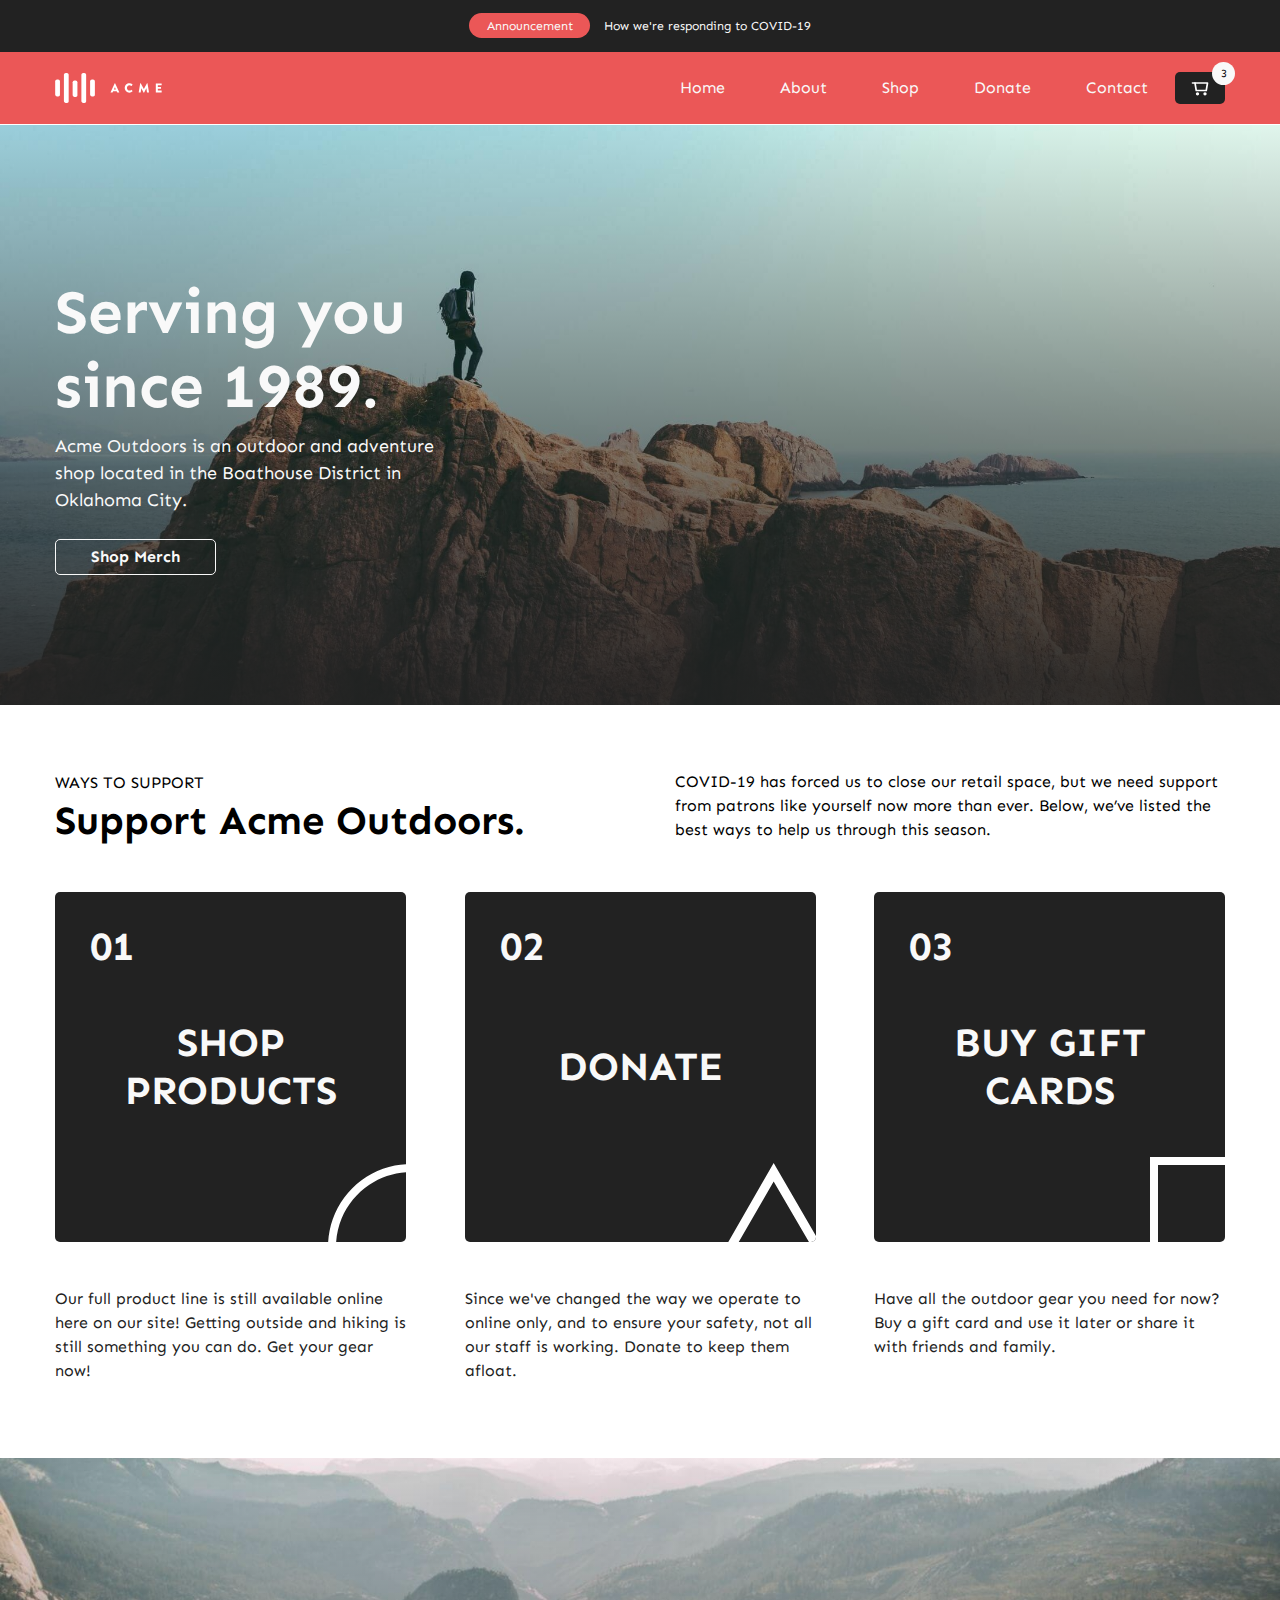
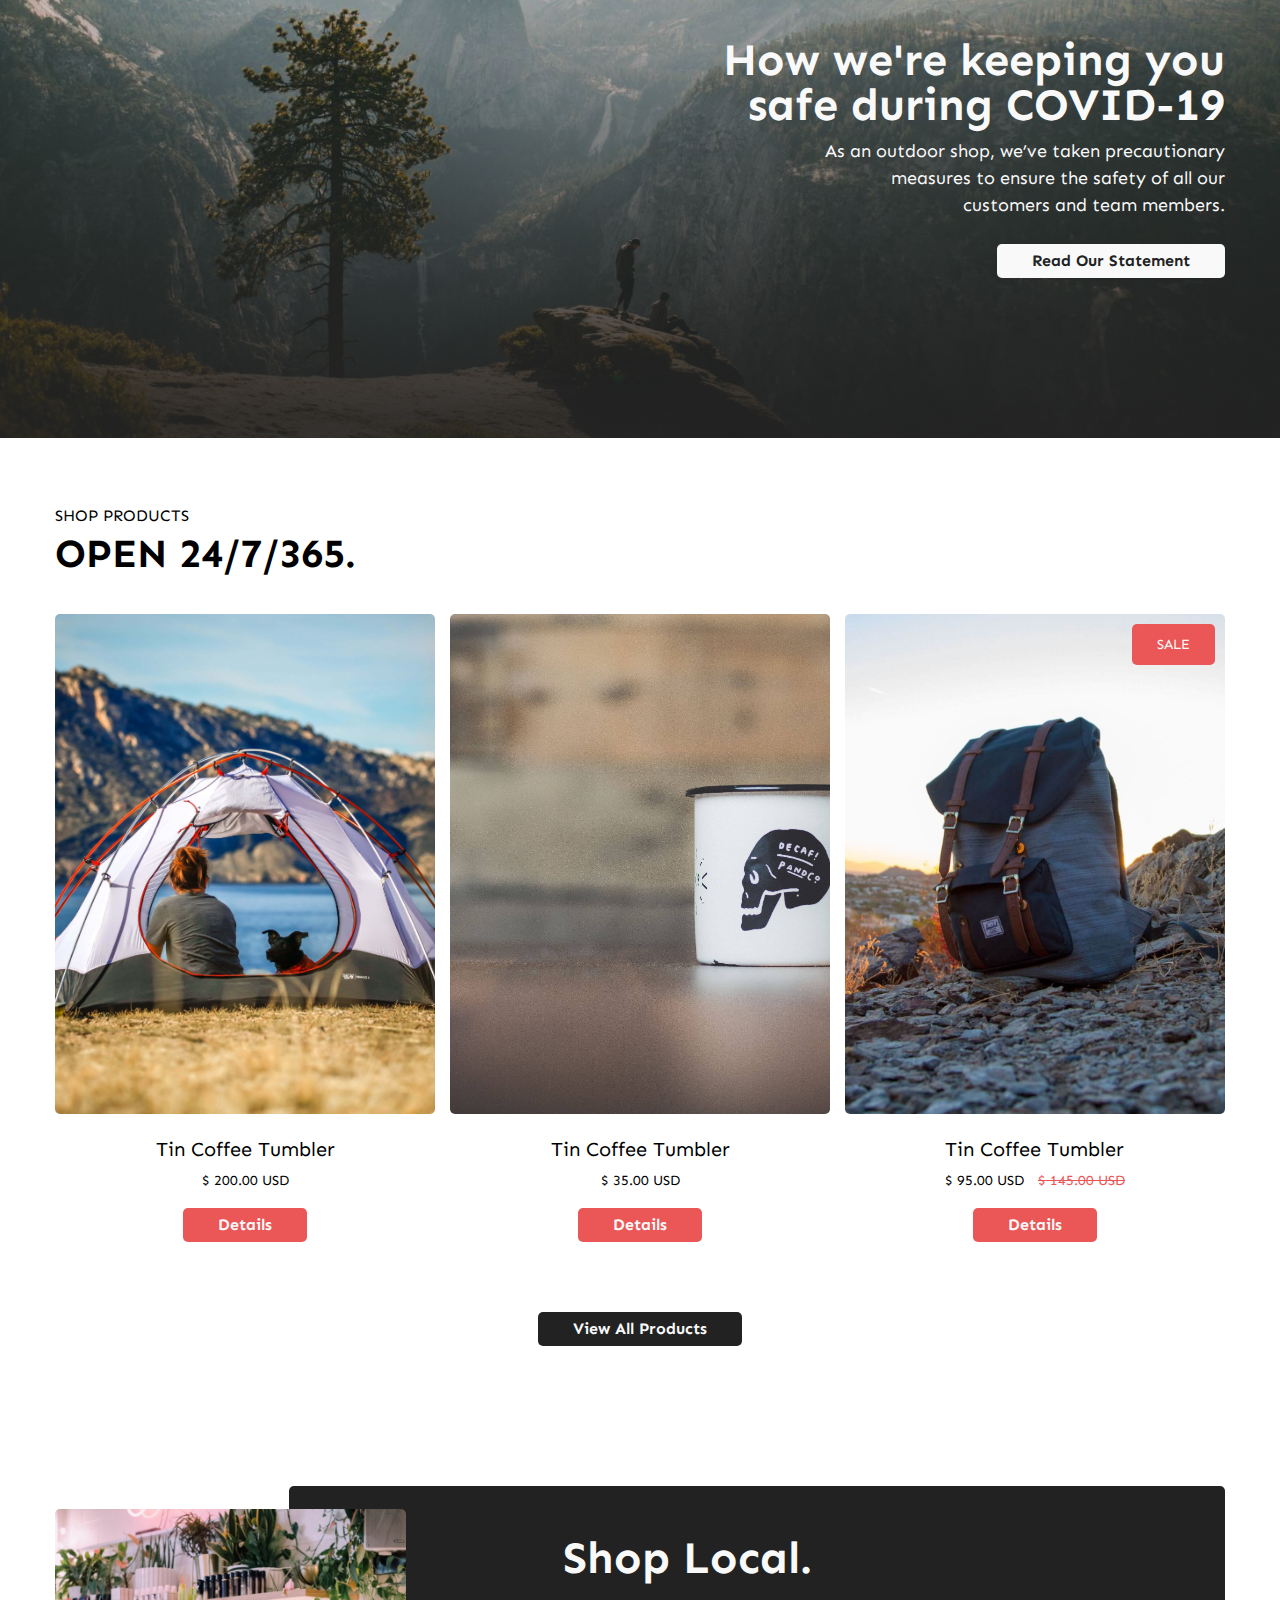
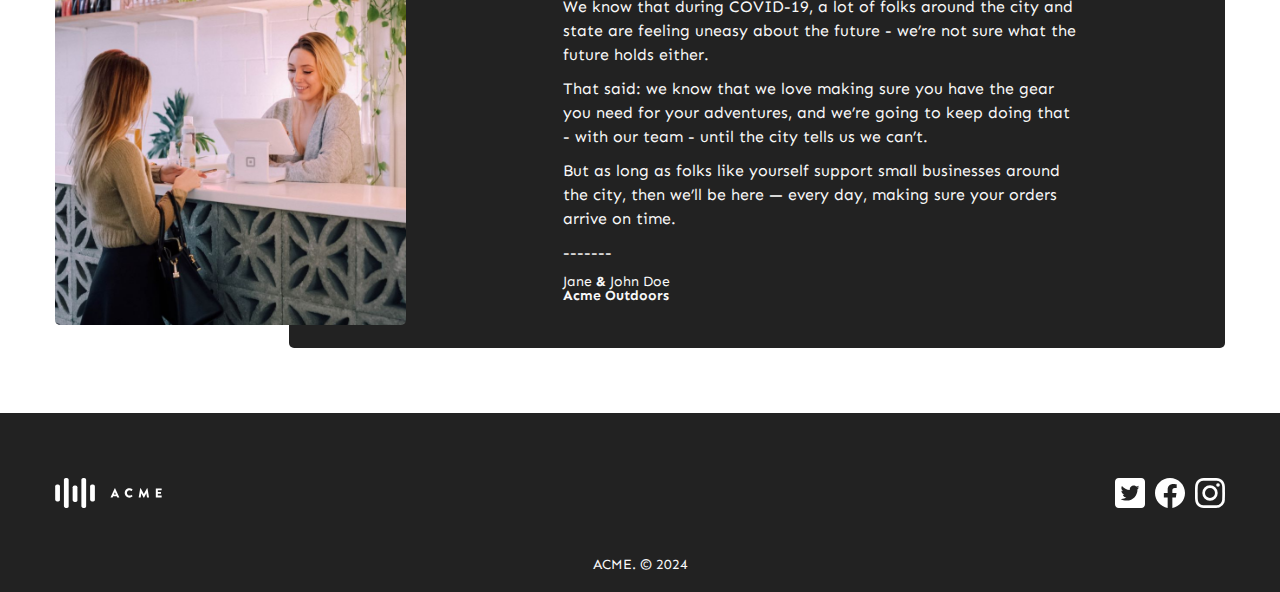
<file: index.html>
<!DOCTYPE html>
<html lang="en">
<head>
    <meta charset="UTF-8">
    <meta name="viewport" content="width=device-width, initial-scale=1.0">
    <title>ACME</title>

    <link rel="preconnect" href="https://fonts.googleapis.com">
    <link rel="preconnect" href="https://fonts.gstatic.com" crossorigin>
    <link href="https://fonts.googleapis.com/css2?family=Sen:wght@400..800&display=swap" rel="stylesheet">
    <link rel="stylesheet" href="./css/style.css">
</head>
<body>
    
    <div class="wrapper">
        <header class="header">
            <div class="banner">
                <div class="banner__container">
                    <div class="banner__body">
                        <span>Announcement</span>
                        <span>How we're responding to COVID-19</span>
                    </div>
                </div>
            </div>
            <div class="header__container">
                <div class="header__body">
                    <a href="./index.html" class="header__logo">
                        <img src="./img/logo.svg" alt="LOGO">
                    </a>
                    <div class="header__navigation">
                        <nav id="nav" class="header__nav">
                            <div class="header__nav-item">
                                <a href="./index.html">Home</a>
                            </div>
                            <div class="header__nav-item">
                                <a href="./pages/about.html">About</a>
                            </div>
                            <div class="header__nav-item">
                                <a href="./pages/shop.html">Shop</a>
                            </div>
                            <div class="header__nav-item">
                                <a href="./pages/donate.html">Donate</a>
                            </div>
                            <div class="header__nav-item">
                                <a href="./pages/contact.html">Contact</a>
                            </div>
                        </nav>
                        <div class="header__buttons">
                            <div class="header__cart">
                                <button id="cart">
                                    <img src="./img/cart.svg" alt="">
                                </button>
                                <div class="header__cart-quality">
                                    <span>3</span>
                                </div>
                            </div>
                            <div id="burger" class="header__burger">
                                <span></span>
                                <span></span>
                                <span></span>
                            </div>
                        </div>
                    </div>
                </div>
            </div>
        </header>

        <main id="page" class="page">
            <section class="shop-merch box-laybel">
                <div class="shop-merch__container">
                    <div class="shop-merch__body box-laybel__body">
                        <div class="shop-merch__title box-laybel__title">
                            <h2>Serving you since 1989.</h2>
                        </div>
                        <div class="shop-merch__subtitle box-laybel__subtitle">
                            <h3>Acme Outdoors is an outdoor and adventure shop located in the Boathouse District in Oklahoma City.</h3>
                        </div>
                        <div class="shop-merch__button box-laybel__button">
                            <a href="./pages/shop.html" class="button-light-outline button">Shop Merch</a>
                        </div>
                    </div>
                </div>
            </section>
            <section class="way-to-support">
                <div class="way-to-support__container">
                    <div class="way-to-support__body">
                        <div class="way-to-support__header box-header">
                            <div class="way-to-support__header-title box-header__title">
                                <h4>WAYS TO SUPPORT</h4>
                                <h2>Support Acme Outdoors.</h2>
                            </div>
                            <div class="way-to-support__header-subtitle box-header__subtitle">
                                <span>COVID-19 has forced us to close our retail space, but we need support from patrons like yourself now more than ever. Below, we’ve listed the best ways to help us through this season.</span>
                            </div>
                        </div>
                        <div class="way-to-support__colums">
                            <div class="way-to-support__colum">
                                <div class="way-to-support__colum-card">
                                    <h4>01</h4>
                                    <h2>SHOP PRODUCTS</h2>
                                    <img class='way-to-support__circle' src="/img/Circle.svg" alt="">
                                </div>
                                <div class="way-to-support__colum-subtitle">
                                    <p>Our full product line is still available online here on our site! Getting outside and hiking is still something you can do. Get your gear now!</p>
                                </div>
                            </div>
                            <div class="way-to-support__colum">
                                <div class="way-to-support__colum-card">
                                    <h4>02</h4>
                                    <h2>DONATE</h2>
                                    <img class='way-to-support__triangle' src="/img/Triangle.svg" alt="">
                                </div>
                                <div class="way-to-support__colum-subtitle">
                                    <p>Since we've changed the way we operate to online only, and to ensure your safety, not all our staff is working. Donate to keep them afloat.</p>
                                </div>
                            </div>
                            <div class="way-to-support__colum">
                                <div class="way-to-support__colum-card">
                                    <h4>03</h4>
                                    <h2>BUY GIFT CARDS</h2>
                                    <img class='way-to-support__rectangle' src="/img/Rectangle.svg" alt="">
                                </div>
                                <div class="way-to-support__colum-subtitle">
                                    <p>Have all the outdoor gear you need for now? Buy a gift card and use it later or share it with friends and family.</p>
                                </div>
                            </div>
                        </div>
                    </div>
                </div>
            </section>
            <section class="our-statement box-laybel">
                <div class="our-statement__container">
                    <div class="our-statement__body box-laybel__body">
                        <div class="our-statement__title box-laybel__title">
                            <h2>How we're keeping you safe during COVID-19</h2>
                        </div>
                        <div class="our-statement__subtitle box-laybel__subtitle">
                            <h3>As an outdoor shop, we’ve taken precautionary measures to ensure the safety of all our customers and team members.</h3>
                        </div>
                        <div class="our-statement__button box-laybel__button button">
                            <a href="#" class="button-light button">Read Our Statement</a>
                        </div>
                    </div>
                </div>
            </section>
            <section class="shop-products">
                <div class="shop-products__container">
                    <div class="shop-products__body">
                        <div class="shop-products__header box-header">
                            <div class="shop-products__header-title box-header__title">
                                <h4>SHOP PRODUCTS</h4>
                                <h2>OPEN 24/7/365.</h2>
                            </div>
                        </div>
                        <div class="products">
                            <div class="products__body">
                                <div class="products__produc">
                                    <div class="products__img">
                                        <img src="./img/patrick-hendry.jpeg" alt="">
                                    </div>
                                    <div class="products__data">
                                        <div class="products__name">Tin Coffee Tumbler</div>
                                        <div class="products__cost">$ 200.00 USD</div>
                                        <div class="products__link">
                                            <a class="button-prime button" href="./pages/product-page.html">Details</a>
                                        </div>
                                    </div>
                                </div>
                                <div class="products__produc">
                                    <div class="products__img">
                                        <img src="./img/coffee.jpeg" alt="">
                                    </div>
                                    <div class="products__data">
                                        <div class="products__name">Tin Coffee Tumbler</div>
                                        <div class="products__cost">$ 35.00 USD</div>
                                        <div class="products__link">
                                            <a class="button-prime button" href="./pages/product-page.html">Details</a>
                                        </div>
                                    </div>
                                </div>
                                <div class="products__produc sale">
                                    <div class="products__img">
                                        <img src="./img/denisse-leon-.jpeg" alt="">
                                    </div>
                                    <div class="products__data">
                                        <div class="products__name">Tin Coffee Tumbler</div>
                                        <div class="products__cost">$ 95.00 USD   <span>$ 145.00 USD</span></div>
                                        <div class="products__link">
                                            <a class="button-prime button" href="./pages/product-page.html">Details</a>
                                        </div>
                                    </div>
                                </div>
                            </div>
                        </div>
                        <div class="shop-products__all-products">
                            <a href="./pages/shop.html" class="shop-products__button button button-dark">View All Products</a>
                        </div>
                    </div>
                </div>
            </section>
            <section class="shop-local img-text-box">
                <div class="shop-local__container img-text-box__container">
                    <div class="shop-local__body img-text-box__body">
                        <div class="shop-local__left img-text-box__left"></div>
                        <div class="shop-local__right img-text-box__right">
                            <div class="shop-local__text img-text-box__text">
                                <div class="shop-local__title img-text-box__title">
                                    <h2>Shop Local.</h2>
                                </div>
                                <div class="shop-local__subtitle img-text-box__subtitile">
                                    <p>We know that during COVID-19, a lot of folks around the city and state are feeling uneasy about the future - we’re not sure what the future holds either.</p>
                                    <p>That said: we know that we love making sure you have the gear you need for your adventures, and we’re going to keep doing that - with our team - until the city tells us we can’t.</p>
                                    <p>But as long as folks like yourself support small businesses around the city, then we’ll be here — every day, making sure your orders arrive on time.</p>
                                    <p>-------</p>
                                    <div>Jane <span>&</span> John Doe</div>
                                    <div><span>Acme Outdoors</span></div>
                                </div>
                            </div>
                        </div>
                    </div>
                </div>
            </section>

            <section id="cart-side" class="cart">
                <div id="cart-side-bar" class="cart__container">
                    <div class="cart__body">
                        <div class="cart__header">
                            <div class="cart__header-title"><span>Your Cart</span></div>
                            <div id="cart-close" class="cart__header-close"><button>&times</button></div>
                        </div>
                        <div class="cart__products">
                            <div class="cart__product">
                                <div class="cart__product-data">
                                    <div class="cart__product-img">
                                        <img src="./img/jakob-owens.jpeg" alt="">
                                    </div>
                                    <div class="cart__product-details">
                                        <h3>Green Canvas Pack</h3>
                                        <h4>$ 125.00 USD</h4>
                                        <button>Remove</button>
                                    </div>
                                </div>
                                <div class="cart__quatity">
                                    <input value="1" type="number" class="cart__input">
                                </div>
                            </div>
                            <div class="cart__product">
                                <div class="cart__product-data">
                                    <div class="cart__product-img">
                                        <img src="./img/coffee.jpeg" alt="">
                                    </div>
                                    <div class="cart__product-details">
                                        <h3>Tin Coffee Tumbler</h3>
                                        <h4>$ 35.00 USD</h4>
                                        <button>Remove</button>
                                    </div>
                                </div>
                                <div class="cart__quatity">
                                    <input value="1" type="number" class="cart__input">
                                </div>
                            </div>
                            <div class="cart__product">
                                <div class="cart__product-data">
                                    <div class="cart__product-img">
                                        <img src="./img/denisse-leon-.jpeg" alt="">
                                    </div>
                                    <div class="cart__product-details">
                                        <h3>Blue Canvas Pack</h3>
                                        <h4>$ 95.00 USD</h4>
                                        <button>Remove</button>
                                    </div>
                                </div>
                                <div class="cart__quatity">
                                    <input value="1" type="number" class="cart__input">
                                </div>
                            </div>
                        </div>
                        <div class="cart__footer">
                            <div class="cart__footer-top">
                                <div class="cart__footer-title"><span>Subtotal</span></div>
                                <div class="cart__footer-subtotal"><span>$ 675.00 USD</span></div>
                            </div>
                            <div class="cart__payment-methods">
                                <div class="cart__apple-pay"><a href="#"><img src="./img/google-pay.png" alt=""></a></div>
                                <div class="cart__google-pay"><a href="#"><img src="./img/apple-pay.png" alt=""></a></div>
                            </div>
                            <div class="cart__checkout">
                                <a class="button button-prime" href="">Continue to Checkout</a>
                            </div>
                        </div>
                    </div>
                </div>
            </section>
        </main>

        <footer class="footer">
            <div class="footer__container">
                <div class="footer__body">
                    <div class="footer__top">
                        <div class="footer__logo">
                            <img src="./img/logo.svg" alt="">
                        </div>
                        <div class="footer__messangers">
                            <img src="./img/Twitter_Social_Icon_Rounded_Square_White.svg" alt="">
                            <img src="./img/Facebook Logo.svg" alt="">
                            <img src="./img/Insta.svg" alt="">
                        </div>
                    </div>
                    <div class="footer__bottom">
                        <span>ACME. © 2024</span>
                    </div>
                </div>
            </div>
        </footer>
    </div>

    <script src="./js/main.js"></script>
</body>
</html>
</file>
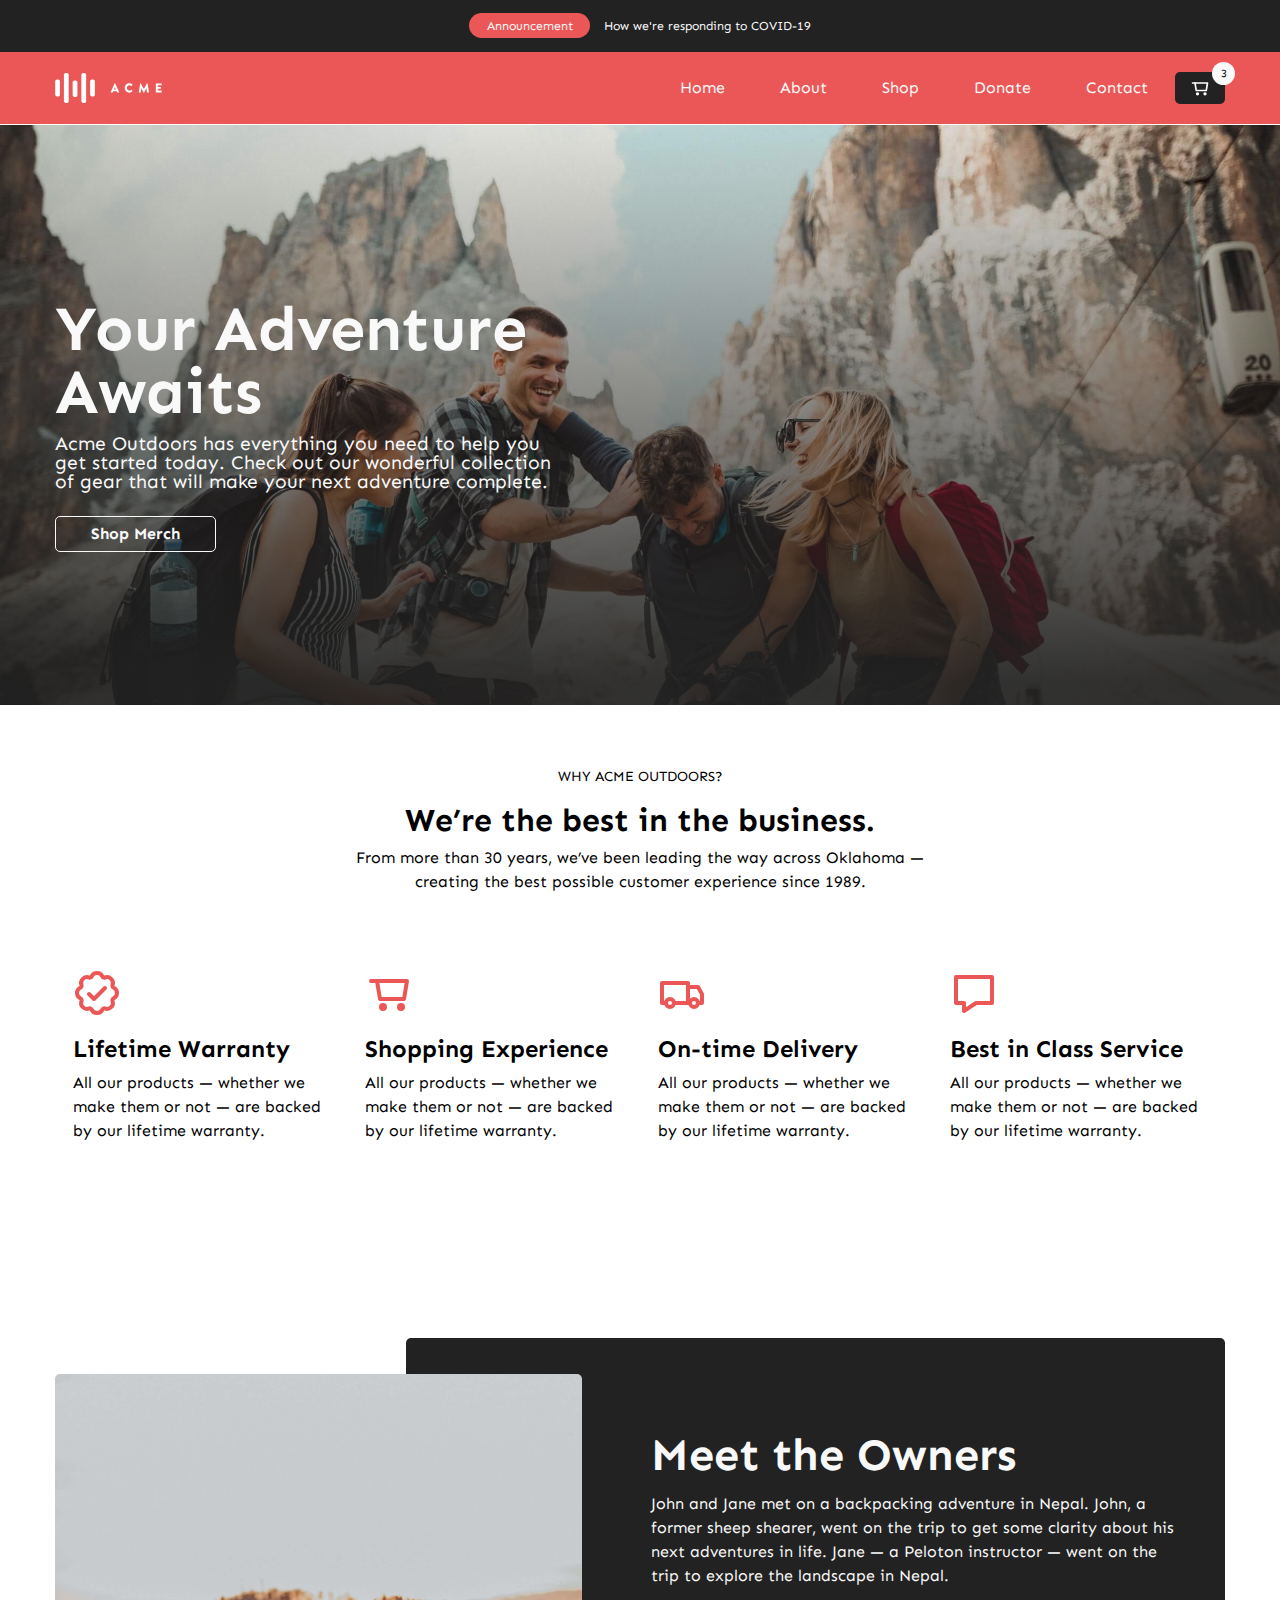
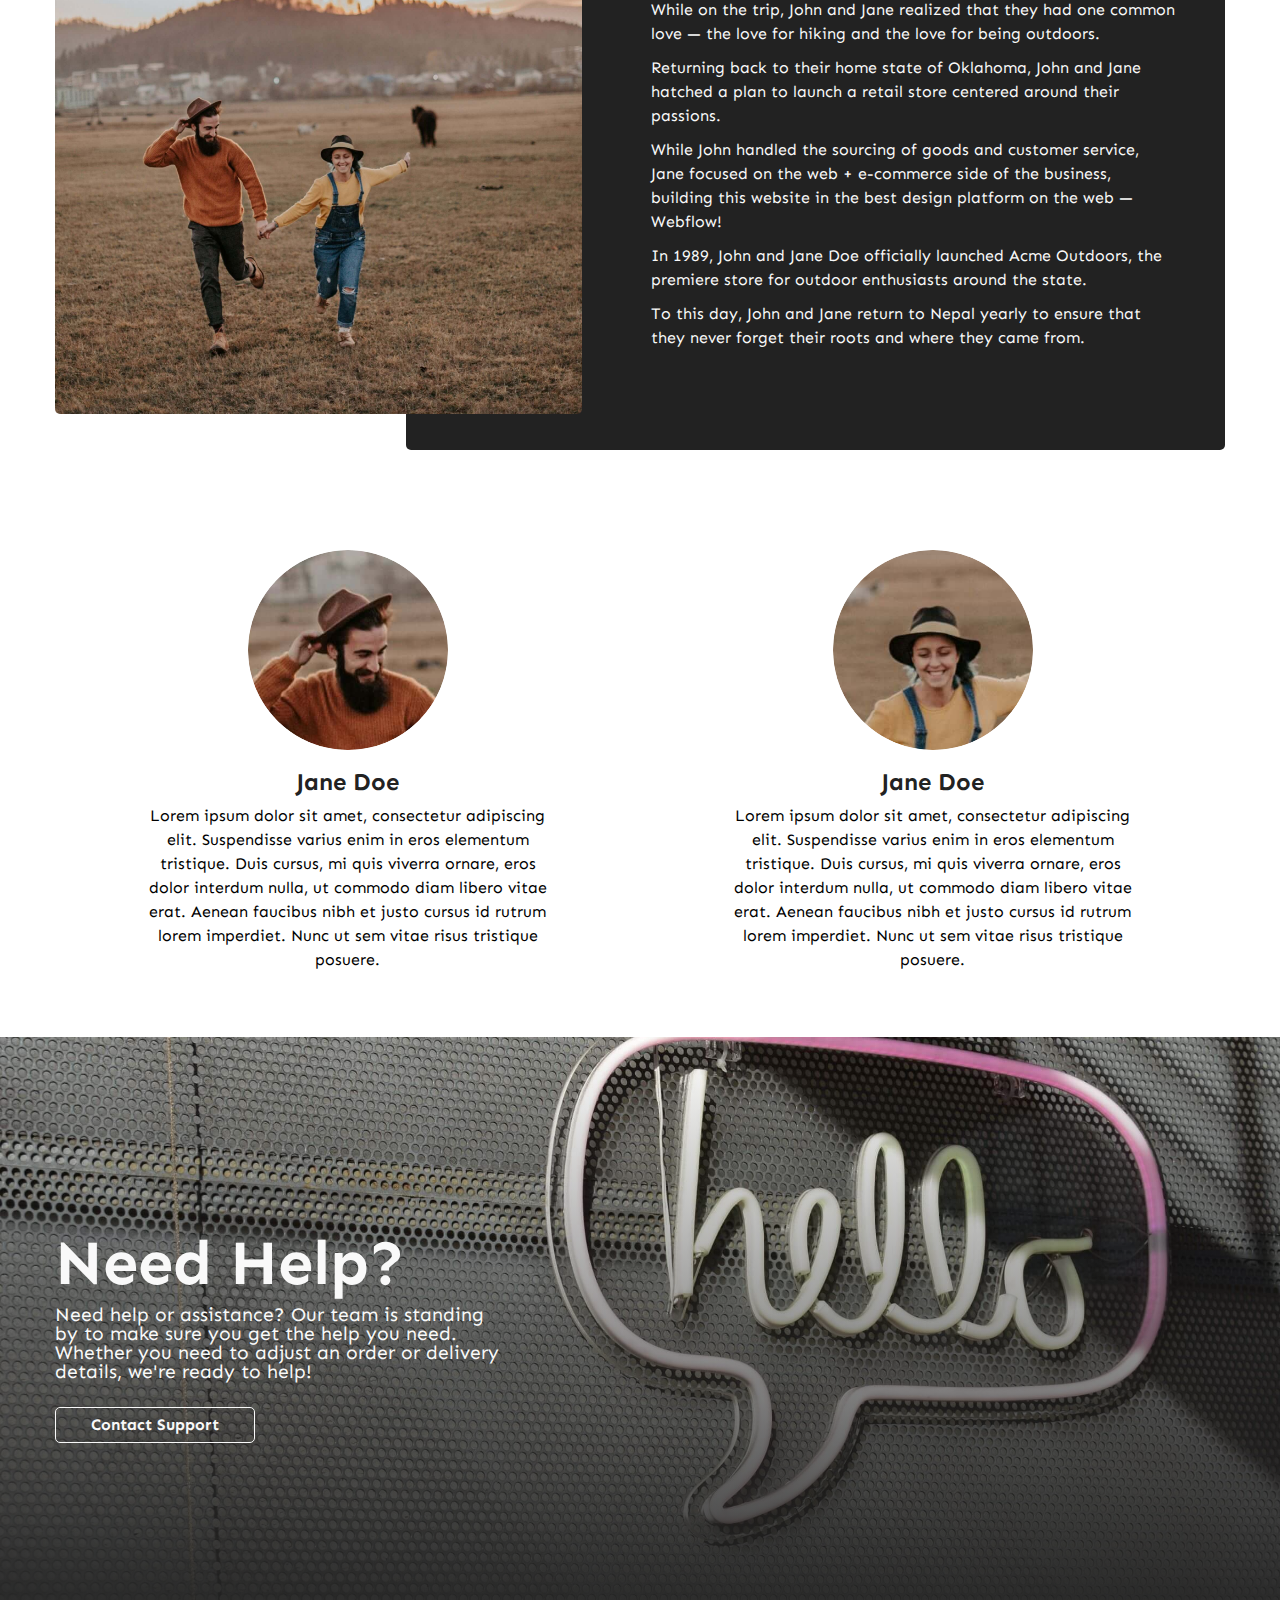
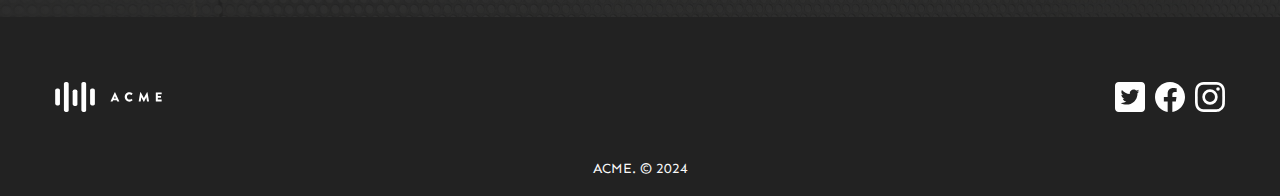
<file: pages/about.html>
<!DOCTYPE html>
<html lang="en">
<head>
    <meta charset="UTF-8">
    <meta name="viewport" content="width=device-width, initial-scale=1.0">
    <title>ACME | About Us</title>

    <link rel="preconnect" href="https://fonts.googleapis.com">
    <link rel="preconnect" href="https://fonts.gstatic.com" crossorigin>
    <link href="https://fonts.googleapis.com/css2?family=Sen:wght@400..800&display=swap" rel="stylesheet">
    <link rel="stylesheet" href="../css/style.css">
</head>
<body>
    <div class="wrapper">
        <header class="header">
            <div class="banner">
                <div class="banner__container">
                    <div class="banner__body">
                        <span>Announcement</span>
                        <span>How we're responding to COVID-19</span>
                    </div>
                </div>
            </div>
            <div class="header__container">
                <div class="header__body">
                    <a href="../index.html" class="header__logo">
                        <img src="../img/logo.svg" alt="LOGO">
                    </a>
                    <div class="header__navigation">
                        <nav id="nav" class="header__nav">
                            <div class="header__nav-item">
                                <a href="../index.html">Home</a>
                            </div>
                            <div class="header__nav-item">
                                <a href="../pages/about.html">About</a>
                            </div>
                            <div class="header__nav-item">
                                <a href="../pages/shop.html">Shop</a>
                            </div>
                            <div class="header__nav-item">
                                <a href="../pages/donate.html">Donate</a>
                            </div>
                            <div class="header__nav-item">
                                <a href="../pages/contact.html">Contact</a>
                            </div>
                        </nav>
                        <div class="header__buttons">
                            <div class="header__cart">
                                <button id="cart">
                                    <img src="../img/cart.svg" alt="">
                                </button>
                                <div class="header__cart-quality">
                                    <span>3</span>
                                </div>
                            </div>
                            <div id="burger" class="header__burger">
                                <span></span>
                                <span></span>
                                <span></span>
                            </div>
                        </div>
                    </div>
                </div>
            </div>
        </header>

        <main class="page">
            <section class="your-advature box-laybel">
                <div class="your-advature__container">
                    <div class="your-advature__body box-laybel__body">
                        <div class="your-advature__title box-laybel__title">
                            <h2>Your Adventure Awaits</h2>
                        </div>
                        <div class="your-advature__subtitle box-laybel__subtitle">
                            <h3>Acme Outdoors has everything you need to help you get started today. Check out our wonderful collection of gear that will make your next adventure complete.</h3>
                        </div>
                        <div class="your-advature__button box-laybel__button">
                            <a href="../pages/shop.html" class="button-light-outline button">Shop Merch</a>
                        </div>
                    </div>
                </div>
            </section>
            <section class="our-advantage">
                <div class="our-advantage__container">
                    <div class="our-advantage__body">
                        <div class="our-advantage__header">
                            <div class="our-advantage__laybel">
                                <h3>WHY ACME OUTDOORS?</h3>
                            </div>
                            <div class="our-advantage__title">
                                <h2>We’re the best in the business.</h2>
                            </div>
                            <div class="our-advantage__subtitle">
                                <h4>From more than 30 years, we’ve been leading the way across Oklahoma — creating the best possible customer experience since 1989.</h4>
                            </div>
                        </div>
                        <div class="our-advantage__colums">
                            <div class="our-advantage__colum">
                                <div class="our-advantage__colum-img">
                                    <img src="../img/verified.svg" alt="">
                                </div>
                                <div class="our-advantage__colum-title">
                                    <h2>Lifetime Warranty</h2>
                                </div>
                                <div class="our-advantage__colum-text">
                                    <h4>All our products — whether we make them or not — are backed by our lifetime warranty.</h4>
                                </div>
                            </div>
                            <div class="our-advantage__colum">
                                <div class="our-advantage__colum-img">
                                    <img src="../img/cart-prime.svg" alt="">
                                </div>
                                <div class="our-advantage__colum-title">
                                    <h2>Shopping Experience</h2>
                                </div>
                                <div class="our-advantage__colum-text">
                                    <h4>All our products — whether we make them or not — are backed by our lifetime warranty.</h4>
                                </div>
                            </div>
                            <div class="our-advantage__colum">
                                <div class="our-advantage__colum-img">
                                    <img src="../img/5e84ba26d07102b2bcc7e4fb_transport.svg" alt="">
                                </div>
                                <div class="our-advantage__colum-title">
                                    <h2>On-time Delivery</h2>
                                </div>
                                <div class="our-advantage__colum-text">
                                    <h4>All our products — whether we make them or not — are backed by our lifetime warranty.</h4>
                                </div>
                            </div>
                            <div class="our-advantage__colum">
                                <div class="our-advantage__colum-img">
                                    <img src="../img/chat-alt.svg" alt="">
                                </div>
                                <div class="our-advantage__colum-title">
                                    <h2>Best in Class Service</h2>
                                </div>
                                <div class="our-advantage__colum-text">
                                    <h4>All our products — whether we make them or not — are backed by our lifetime warranty.</h4>
                                </div>
                            </div>
                        </div>
                    </div>
                </div>
            </section>
            <section class="meet-our-owners img-text-box">
                <div class="meet-our-owners__container img-text-box__container">
                    <div class="meet-our-owners__body img-text-box__body">
                        <div class="meet-our-owners__left img-text-box__left">
                            <div class="meet-our-owners__img img-text-box__img">
                                <!-- <img src="../img/meet-our-owners.jpeg" alt=""> -->
                            </div>
                        </div>
                        <div class="meet-our-owners__right img-text-box__right">
                            <div class="meet-our-owners__text img-text-box__text">
                                <div class="meet-our-owners__title img-text-box__title">
                                    <h2>Meet the Owners</h2>
                                </div>
                                <div class="meet-our-owners__subtitle img-text-box__subtitile">
                                    <p>John and Jane met on a backpacking adventure in Nepal. John, a former sheep shearer, went on the trip to get some clarity about his next adventures in life. Jane — a Peloton instructor — went on the trip to explore the landscape in Nepal.</p>
                                    <p>While on the trip, John and Jane realized that they had one common love — the love for hiking and the love for being outdoors.</p>
                                    <p>Returning back to their home state of Oklahoma, John and Jane hatched a plan to launch a retail store centered around their passions.</p>
                                    <p>While John handled the sourcing of goods and customer service, Jane focused on the web + e-commerce side of the business, building this website in the best design platform on the web — Webflow!</p>
                                    <p>In 1989, John and Jane Doe officially launched Acme Outdoors, the premiere store for outdoor enthusiasts around the state.</p>
                                    <p>To this day, John and Jane return to Nepal yearly to ensure that they never forget their roots and where they came from.</p>
                                </div>
                            </div>
                        </div>
                    </div>
                    <div class="meet-our-owners__owners">
                        <div class="meet-our-owners__owner">
                            <div class="meet-our-owners__owner-img">
                                <img src="../img/John Doe.png" alt="">
                            </div>
                            <div class="meet-our-owners__owner-name">
                                <h2>Jane Doe</h2>
                            </div>
                            <div class="meet-our-owners__owner-story">
                                Lorem ipsum dolor sit amet, consectetur adipiscing elit. Suspendisse varius enim in eros elementum tristique. Duis cursus, mi quis viverra ornare, eros dolor interdum nulla, ut commodo diam libero vitae erat. Aenean faucibus nibh et justo cursus id rutrum lorem imperdiet. Nunc ut sem vitae risus tristique posuere.
                            </div>
                        </div>
                        <div class="meet-our-owners__owner">
                            <div class="meet-our-owners__owner-img">
                                <img src="../img/Jane Doe.png" alt="">
                            </div>
                            <div class="meet-our-owners__owner-name">
                                <h2>Jane Doe</h2>
                            </div>
                            <div class="meet-our-owners__owner-story">
                                Lorem ipsum dolor sit amet, consectetur adipiscing elit. Suspendisse varius enim in eros elementum tristique. Duis cursus, mi quis viverra ornare, eros dolor interdum nulla, ut commodo diam libero vitae erat. Aenean faucibus nibh et justo cursus id rutrum lorem imperdiet. Nunc ut sem vitae risus tristique posuere.
                            </div>
                        </div>
                    </div>
                </div>
            </section>
            <section class="need-help box-laybel">
                <div class="need-help__container">
                    <div class="need-help__body box-laybel__body">
                        <div class="need-help__title box-laybel__title">
                            <h2>Need Help?</h2>
                        </div>
                        <div class="need-help__subtitle box-laybel__subtitle">
                            <h3>Need help or assistance? Our team is standing by to make sure you get the help you need. Whether you need to adjust an order or delivery details, we're ready to help!</h3>
                        </div>
                        <div class="need-help__button box-laybel__button">
                            <a href="#" class="button-light-outline button">Contact Support</a>
                        </div>
                    </div>
                </div>
            </section>

            <section id="cart-side" class="cart">
                <div id="cart-side-bar" class="cart__container">
                    <div class="cart__body">
                        <div class="cart__header">
                            <div class="cart__header-title"><span>Your Cart</span></div>
                            <div id="cart-close" class="cart__header-close"><button>&times</button></div>
                        </div>
                        <div class="cart__products">
                            <div class="cart__product">
                                <div class="cart__product-data">
                                    <div class="cart__product-img">
                                        <img src="../img/jakob-owens.jpeg" alt="">
                                    </div>
                                    <div class="cart__product-details">
                                        <h3>Green Canvas Pack</h3>
                                        <h4>$ 125.00 USD</h4>
                                        <button>Remove</button>
                                    </div>
                                </div>
                                <div class="cart__quatity">
                                    <input value="1" type="number" class="cart__input">
                                </div>
                            </div>
                            <div class="cart__product">
                                <div class="cart__product-data">
                                    <div class="cart__product-img">
                                        <img src="../img/coffee.jpeg" alt="">
                                    </div>
                                    <div class="cart__product-details">
                                        <h3>Tin Coffee Tumbler</h3>
                                        <h4>$ 35.00 USD</h4>
                                        <button>Remove</button>
                                    </div>
                                </div>
                                <div class="cart__quatity">
                                    <input value="1" type="number" class="cart__input">
                                </div>
                            </div>
                            <div class="cart__product">
                                <div class="cart__product-data">
                                    <div class="cart__product-img">
                                        <img src="../img/denisse-leon-.jpeg" alt="">
                                    </div>
                                    <div class="cart__product-details">
                                        <h3>Blue Canvas Pack</h3>
                                        <h4>$ 95.00 USD</h4>
                                        <button>Remove</button>
                                    </div>
                                </div>
                                <div class="cart__quatity">
                                    <input value="1" type="number" class="cart__input">
                                </div>
                            </div>
                        </div>
                        <div class="cart__footer">
                            <div class="cart__footer-top">
                                <div class="cart__footer-title"><span>Subtotal</span></div>
                                <div class="cart__footer-subtotal"><span>$ 675.00 USD</span></div>
                            </div>
                            <div class="cart__payment-methods">
                                <div class="cart__apple-pay"><a href="#"><img src="../img/google-pay.png" alt=""></a></div>
                                <div class="cart__google-pay"><a href="#"><img src="../img/apple-pay.png" alt=""></a></div>
                            </div>
                            <div class="cart__checkout">
                                <a class="button button-prime" href="">Continue to Checkout</a>
                            </div>
                        </div>
                    </div>
                </div>
            </section>
        </main>

        <footer class="footer">
            <div class="footer__container">
                <div class="footer__body">
                    <div class="footer__top">
                        <div class="footer__logo">
                            <img src="../img/logo.svg" alt="">
                        </div>
                        <div class="footer__messangers">
                            <img src="../img/Twitter_Social_Icon_Rounded_Square_White.svg" alt="">
                            <img src="../img/Facebook Logo.svg" alt="">
                            <img src="../img/Insta.svg" alt="">
                        </div>
                    </div>
                    <div class="footer__bottom">
                        <span>ACME. © 2024</span>
                    </div>
                </div>
            </div>
        </footer>
    </div>

    <script src="../js/main.js"></script>
</body>
</html>
</file>
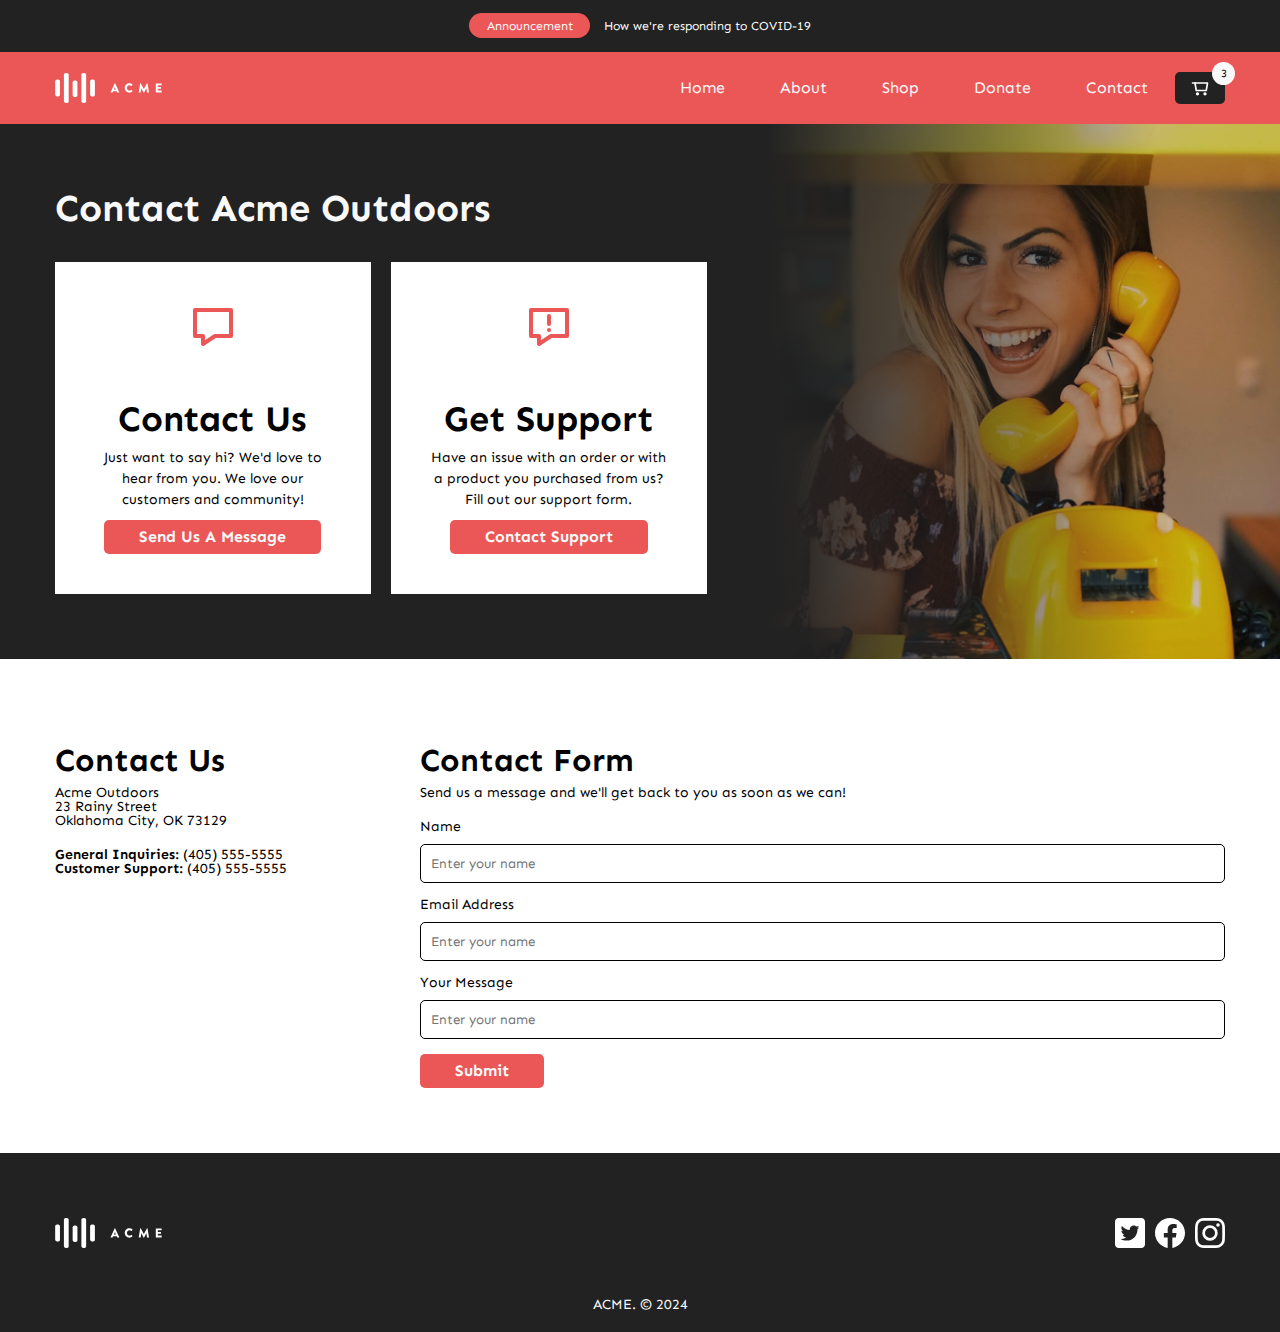
<file: pages/contact.html>
<!DOCTYPE html>
<html lang="en">
<head>
    <meta charset="UTF-8">
    <meta name="viewport" content="width=device-width, initial-scale=1.0">
    <title>Document</title>

    <link rel="preconnect" href="https://fonts.googleapis.com">
    <link rel="preconnect" href="https://fonts.gstatic.com" crossorigin>
    <link href="https://fonts.googleapis.com/css2?family=Sen:wght@400..800&display=swap" rel="stylesheet">
    <link rel="stylesheet" href="../css/style.css">
</head>
<body>
    <div class="wrapper">
        <header class="header">
            <div class="banner">
                <div class="banner__container">
                    <div class="banner__body">
                        <span>Announcement</span>
                        <span>How we're responding to COVID-19</span>
                    </div>
                </div>
            </div>
            <div class="header__container">
                <div class="header__body">
                    <a href="../index.html" class="header__logo">
                        <img src="../img/logo.svg" alt="LOGO">
                    </a>
                    <div class="header__navigation">
                        <nav id="nav" class="header__nav">
                            <div class="header__nav-item">
                                <a href="../index.html">Home</a>
                            </div>
                            <div class="header__nav-item">
                                <a href="../pages/about.html">About</a>
                            </div>
                            <div class="header__nav-item">
                                <a href="../pages/shop.html">Shop</a>
                            </div>
                            <div class="header__nav-item">
                                <a href="../pages/donate.html">Donate</a>
                            </div>
                            <div class="header__nav-item">
                                <a href="../pages/contact.html">Contact</a>
                            </div>
                        </nav>
                        <div class="header__buttons">
                            <div class="header__cart">
                                <button id="cart">
                                    <img src="../img/cart.svg" alt="">
                                </button>
                                <div class="header__cart-quality">
                                    <span>3</span>
                                </div>
                            </div>
                            <div id="burger" class="header__burger">
                                <span></span>
                                <span></span>
                                <span></span>
                            </div>
                        </div>
                    </div>
                </div>
            </div>
        </header>

        <main id="page" class="page">
            <section class="contact-acme">
                <div class="contact-acme__container">
                    <div class="contact-acme__body">
                        <div class="contact-acme__title">
                            <h2>Contact Acme Outdoors</h2>
                        </div>
                        <div class="contact-acme__colums">
                            <div class="contact-acme__colum">
                                <img src="../img/chat-alt.svg" alt="">
                                <h2>Contact Us</h2>
                                <h4>Just want to say hi? We'd love to hear from you. We love our customers and community!</h4>
                                <a class="button button-prime" href="">Send Us A Message</a>
                            </div>
                            <div class="contact-acme__colum">
                                <img src="../img/chat-warning.svg" alt="">
                                <h2>Get Support</h2>
                                <h4>Have an issue with an order or with a product you purchased from us? Fill out our support form.</h4>
                                <a class="button button-prime" href="">Contact Support</a>
                            </div>
                        </div>

                    </div>
                    <div class="contact-acme__img"></div>
                </div>
            </section>
            <section class="contact-acme-form">
                <div class="contact-acme-form__container">
                    <div class="contact-acme-form__body">
                        <div class="contact-acme-form__contact-us">
                            <h2 class="contact-acme-form__title">Contact Us</h2>
                            <div class="contact-acme-form__subtitle">
                                <p>Acme Outdoors</p> 
                                <p>23 Rainy Street</p>
                                <p>Oklahoma City, OK 73129</p>
                            </div>
                            <div class="contact-acme-form__numbers">
                                <div class="contact-acme-form__number"><span>General Inquiries:</span> (405) 555-5555</div>
                                <div class="contact-acme-form__number"><span>Customer Support: </span> (405) 555-5555</div>
                            </div>
                        </div>
                        <div class="contact-acme-form__contact-form">
                            <h2 class="contact-acme-form__title">Contact Form</h2>
                            <div class="contact-acme-form__subtitle">Send us a message and we'll get back to you as soon as we can!</div>
                            <form class="contact-acme-form__form" action="">
                                <div class="contact-acme-form__name">
                                    <p>Name</p>
                                    <input placeholder="Enter your name" type="text">
                                </div>
                                <div class="contact-acme-form__email">
                                    <p>Email Address</p>
                                    <input placeholder="Enter your name" type="email">
                                </div>
                                <div class="contact-acme-form__text-area">
                                    <p>Your Message</p>
                                    <input placeholder="Enter your name" type="text">
                                </div>
                                <div class="contact-acme-form__button-submit">
                                    <a href="#" class="contact-acme-form__button button button-prime">Submit</a>
                                </div>
                            </form>
                        </div>
                    </div>
                </div>
            </section>

            <section id="cart-side" class="cart">
                <div id="cart-side-bar" class="cart__container">
                    <div class="cart__body">
                        <div class="cart__header">
                            <div class="cart__header-title"><span>Your Cart</span></div>
                            <div id="cart-close" class="cart__header-close"><button>&times</button></div>
                        </div>
                        <div class="cart__products">
                            <div class="cart__product">
                                <div class="cart__product-data">
                                    <div class="cart__product-img">
                                        <img src="../img/jakob-owens.jpeg" alt="">
                                    </div>
                                    <div class="cart__product-details">
                                        <h3>Green Canvas Pack</h3>
                                        <h4>$ 125.00 USD</h4>
                                        <button>Remove</button>
                                    </div>
                                </div>
                                <div class="cart__quatity">
                                    <input value="1" type="number" class="cart__input">
                                </div>
                            </div>
                            <div class="cart__product">
                                <div class="cart__product-data">
                                    <div class="cart__product-img">
                                        <img src="../img/coffee.jpeg" alt="">
                                    </div>
                                    <div class="cart__product-details">
                                        <h3>Tin Coffee Tumbler</h3>
                                        <h4>$ 35.00 USD</h4>
                                        <button>Remove</button>
                                    </div>
                                </div>
                                <div class="cart__quatity">
                                    <input value="1" type="number" class="cart__input">
                                </div>
                            </div>
                            <div class="cart__product">
                                <div class="cart__product-data">
                                    <div class="cart__product-img">
                                        <img src="../img/denisse-leon-.jpeg" alt="">
                                    </div>
                                    <div class="cart__product-details">
                                        <h3>Blue Canvas Pack</h3>
                                        <h4>$ 95.00 USD</h4>
                                        <button>Remove</button>
                                    </div>
                                </div>
                                <div class="cart__quatity">
                                    <input value="1" type="number" class="cart__input">
                                </div>
                            </div>
                        </div>
                        <div class="cart__footer">
                            <div class="cart__footer-top">
                                <div class="cart__footer-title"><span>Subtotal</span></div>
                                <div class="cart__footer-subtotal"><span>$ 675.00 USD</span></div>
                            </div>
                            <div class="cart__payment-methods">
                                <div class="cart__apple-pay"><a href="#"><img src="../img/google-pay.png" alt=""></a></div>
                                <div class="cart__google-pay"><a href="#"><img src="../img/apple-pay.png" alt=""></a></div>
                            </div>
                            <div class="cart__checkout">
                                <a class="button button-prime" href="">Continue to Checkout</a>
                            </div>
                        </div>
                    </div>
                </div>
            </section>
        </main>

        <footer class="footer">
            <div class="footer__container">
                <div class="footer__body">
                    <div class="footer__top">
                        <div class="footer__logo">
                            <img src="../img/logo.svg" alt="">
                        </div>
                        <div class="footer__messangers">
                            <img src="../img/Twitter_Social_Icon_Rounded_Square_White.svg" alt="">
                            <img src="../img/Facebook Logo.svg" alt="">
                            <img src="../img/Insta.svg" alt="">
                        </div>
                    </div>
                    <div class="footer__bottom">
                        <span>ACME. © 2024</span>
                    </div>
                </div>
            </div>
        </footer>
    </div>

    <script src="../js/main.js"></script>
</body>
</html>
</file>
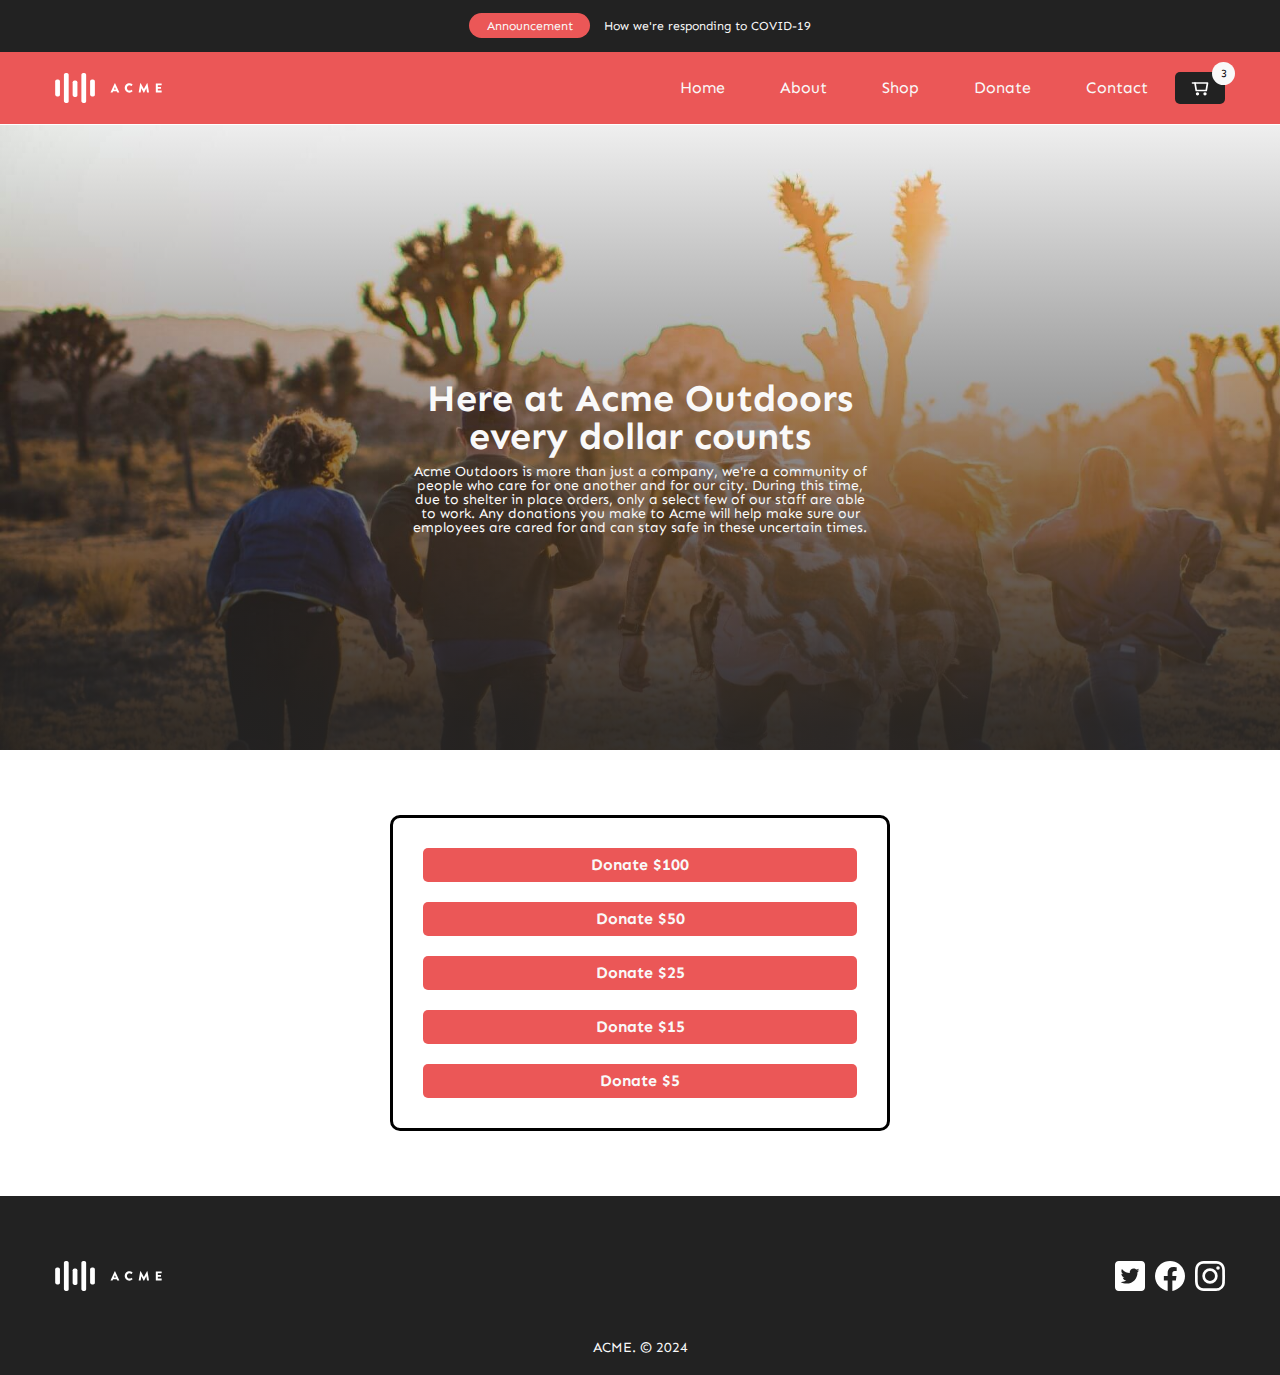
<file: pages/donate.html>
<!DOCTYPE html>
<html lang="en">
<head>
    <meta charset="UTF-8">
    <meta name="viewport" content="width=device-width, initial-scale=1.0">
    <title>Document</title>

    <link rel="preconnect" href="https://fonts.googleapis.com">
    <link rel="preconnect" href="https://fonts.gstatic.com" crossorigin>
    <link href="https://fonts.googleapis.com/css2?family=Sen:wght@400..800&display=swap" rel="stylesheet">
    <link rel="stylesheet" href="../css/style.css">
</head>
<body>
    <div class="wrapper">
        <header class="header">
            <div class="banner">
                <div class="banner__container">
                    <div class="banner__body">
                        <span>Announcement</span>
                        <span>How we're responding to COVID-19</span>
                    </div>
                </div>
            </div>
            <div class="header__container">
                <div class="header__body">
                    <a href="../index.html" class="header__logo">
                        <img src="../img/logo.svg" alt="LOGO">
                    </a>
                    <div class="header__navigation">
                        <nav id="nav" class="header__nav">
                            <div class="header__nav-item">
                                <a href="../index.html">Home</a>
                            </div>
                            <div class="header__nav-item">
                                <a href="../pages/about.html">About</a>
                            </div>
                            <div class="header__nav-item">
                                <a href="../pages/shop.html">Shop</a>
                            </div>
                            <div class="header__nav-item">
                                <a href="../pages/donate.html">Donate</a>
                            </div>
                            <div class="header__nav-item">
                                <a href="../pages/contact.html">Contact</a>
                            </div>
                        </nav>
                        <div class="header__buttons">
                            <div class="header__cart">
                                <button id="cart">
                                    <img src="../img/cart.svg" alt="">
                                </button>
                                <div class="header__cart-quality">
                                    <span>3</span>
                                </div>
                            </div>
                            <div id="burger" class="header__burger">
                                <span></span>
                                <span></span>
                                <span></span>
                            </div>
                        </div>
                    </div>
                </div>
            </div>
        </header>

        <main id="page" class="page">
            <section class="donate-laybel box-laybel">
                <div class="donate-laybel__container">
                    <div class="donate-laybel__body box-laybel__body">
                        <div class="donate-laybel__title box-laybel__title">
                            <h2>Here at Acme Outdoors
                                every dollar counts</h2>
                        </div>
                        <div class="donate-laybel__subtitle box-laybel__subtitle">
                            <h3>Acme Outdoors is more than just a company, we're a community of people who care for one another and for our city. During this time, due to shelter in place orders, only a select few of our staff are able to work. Any donations you make to Acme will help make sure our employees are cared for and can stay safe in these uncertain times.</h3>
                        </div>
                    </div>
                </div>
            </section>
            <section class="donate-form">
                <div class="donate-form__container">
                    <div class="donate-form__body">
                        <a class="button button-prime">Donate  $100</a>
                        <a class="button button-prime">Donate  $50</a>
                        <a class="button button-prime">Donate  $25</a>
                        <a class="button button-prime">Donate  $15</a>
                        <a class="button button-prime">Donate  $5</a>
                    </div>
                </div>
            </section>

            <section id="cart-side" class="cart">
                <div id="cart-side-bar" class="cart__container">
                    <div class="cart__body">
                        <div class="cart__header">
                            <div class="cart__header-title"><span>Your Cart</span></div>
                            <div id="cart-close" class="cart__header-close"><button>&times</button></div>
                        </div>
                        <div class="cart__products">
                            <div class="cart__product">
                                <div class="cart__product-data">
                                    <div class="cart__product-img">
                                        <img src="../img/jakob-owens.jpeg" alt="">
                                    </div>
                                    <div class="cart__product-details">
                                        <h3>Green Canvas Pack</h3>
                                        <h4>$ 125.00 USD</h4>
                                        <button>Remove</button>
                                    </div>
                                </div>
                                <div class="cart__quatity">
                                    <input value="1" type="number" class="cart__input">
                                </div>
                            </div>
                            <div class="cart__product">
                                <div class="cart__product-data">
                                    <div class="cart__product-img">
                                        <img src="../img/coffee.jpeg" alt="">
                                    </div>
                                    <div class="cart__product-details">
                                        <h3>Tin Coffee Tumbler</h3>
                                        <h4>$ 35.00 USD</h4>
                                        <button>Remove</button>
                                    </div>
                                </div>
                                <div class="cart__quatity">
                                    <input value="1" type="number" class="cart__input">
                                </div>
                            </div>
                            <div class="cart__product">
                                <div class="cart__product-data">
                                    <div class="cart__product-img">
                                        <img src="../img/denisse-leon-.jpeg" alt="">
                                    </div>
                                    <div class="cart__product-details">
                                        <h3>Blue Canvas Pack</h3>
                                        <h4>$ 95.00 USD</h4>
                                        <button>Remove</button>
                                    </div>
                                </div>
                                <div class="cart__quatity">
                                    <input value="1" type="number" class="cart__input">
                                </div>
                            </div>
                        </div>
                        <div class="cart__footer">
                            <div class="cart__footer-top">
                                <div class="cart__footer-title"><span>Subtotal</span></div>
                                <div class="cart__footer-subtotal"><span>$ 675.00 USD</span></div>
                            </div>
                            <div class="cart__payment-methods">
                                <div class="cart__apple-pay"><a href="#"><img src="../img/google-pay.png" alt=""></a></div>
                                <div class="cart__google-pay"><a href="#"><img src="../img/apple-pay.png" alt=""></a></div>
                            </div>
                            <div class="cart__checkout">
                                <a class="button button-prime" href="">Continue to Checkout</a>
                            </div>
                        </div>
                    </div>
                </div>
            </section>
        </main>

        <footer class="footer">
            <div class="footer__container">
                <div class="footer__body">
                    <div class="footer__top">
                        <div class="footer__logo">
                            <img src="../img/logo.svg" alt="">
                        </div>
                        <div class="footer__messangers">
                            <img src="../img/Twitter_Social_Icon_Rounded_Square_White.svg" alt="">
                            <img src="../img/Facebook Logo.svg" alt="">
                            <img src="../img/Insta.svg" alt="">
                        </div>
                    </div>
                    <div class="footer__bottom">
                        <span>ACME. © 2024</span>
                    </div>
                </div>
            </div>
        </footer>
    </div>

    <script src="../js/main.js"></script>
</body>
</html>
</file>
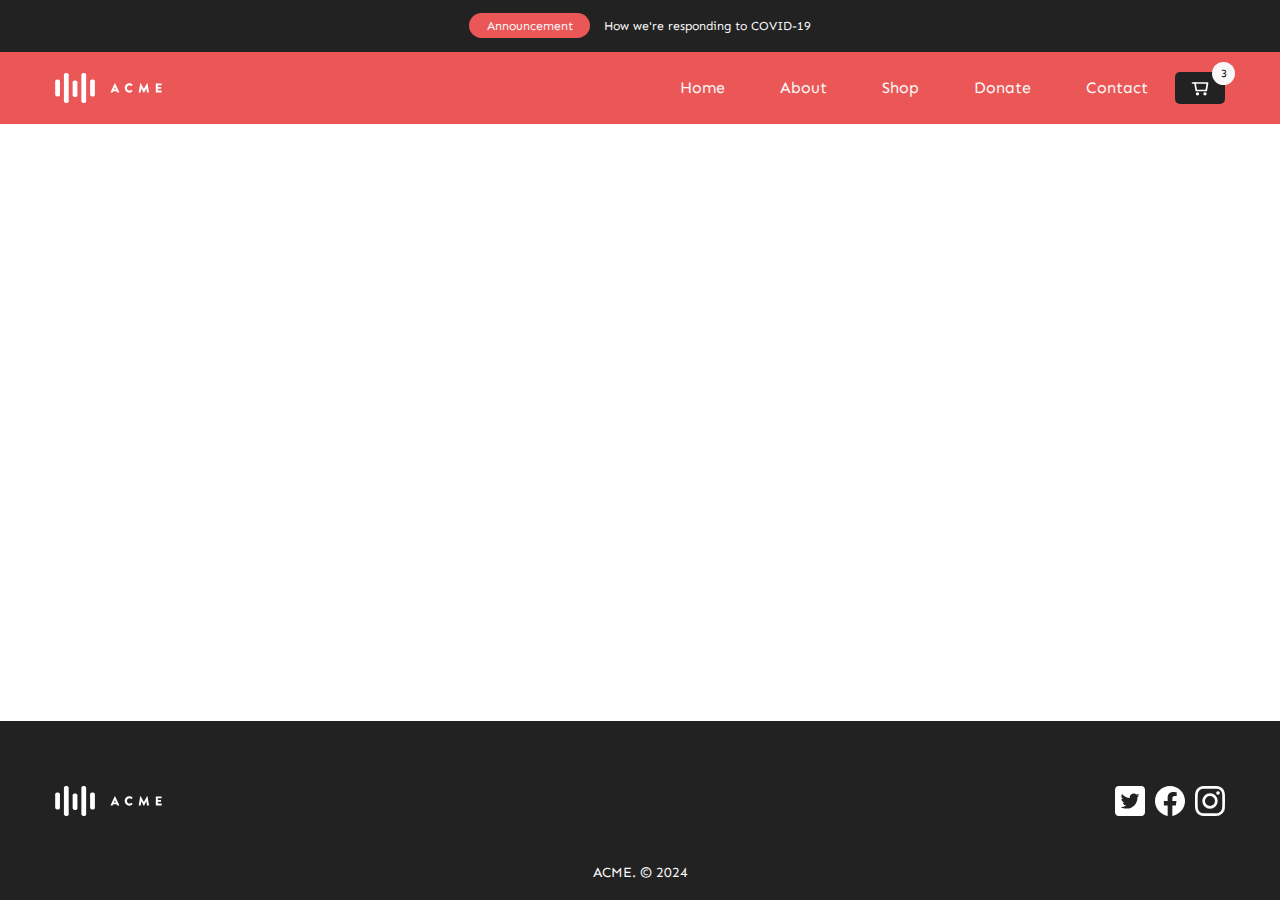
<file: pages/product-page.html>
<!DOCTYPE html>
<html lang="en">
<head>
    <meta charset="UTF-8">
    <meta name="viewport" content="width=device-width, initial-scale=1.0">
    <title>ACME | About Us</title>

    <link rel="preconnect" href="https://fonts.googleapis.com">
    <link rel="preconnect" href="https://fonts.gstatic.com" crossorigin>
    <link href="https://fonts.googleapis.com/css2?family=Sen:wght@400..800&display=swap" rel="stylesheet">
    <link rel="stylesheet" href="../css/style.css">
</head>
<body>
    <div class="wrapper">
        <header class="header">
            <div class="banner">
                <div class="banner__container">
                    <div class="banner__body">
                        <span>Announcement</span>
                        <span>How we're responding to COVID-19</span>
                    </div>
                </div>
            </div>
            <div class="header__container">
                <div class="header__body">
                    <a href="../index.html" class="header__logo">
                        <img src="../img/logo.svg" alt="LOGO">
                    </a>
                    <div class="header__navigation">
                        <nav id="nav" class="header__nav">
                            <div class="header__nav-item">
                                <a href="../index.html">Home</a>
                            </div>
                            <div class="header__nav-item">
                                <a href="../pages/about.html">About</a>
                            </div>
                            <div class="header__nav-item">
                                <a href="../pages/shop.html">Shop</a>
                            </div>
                            <div class="header__nav-item">
                                <a href="../pages/donate.html">Donate</a>
                            </div>
                            <div class="header__nav-item">
                                <a href="../pages/contact.html">Contact</a>
                            </div>
                        </nav>
                        <div class="header__buttons">
                            <div class="header__cart">
                                <button id="cart">
                                    <img src="../img/cart.svg" alt="">
                                </button>
                                <div class="header__cart-quality">
                                    <span>3</span>
                                </div>
                            </div>
                            <div id="burger" class="header__burger">
                                <span></span>
                                <span></span>
                                <span></span>
                            </div>
                        </div>
                    </div>
                </div>
            </div>
        </header>

        <main class="page">
            <section></section>
            <section></section>
            <section></section>

            <section id="cart-side" class="cart">
                <div id="cart-side-bar" class="cart__container">
                    <div class="cart__body">
                        <div class="cart__header">
                            <div class="cart__header-title"><span>Your Cart</span></div>
                            <div id="cart-close" class="cart__header-close"><button>&times</button></div>
                        </div>
                        <div class="cart__products">
                            <div class="cart__product">
                                <div class="cart__product-data">
                                    <div class="cart__product-img">
                                        <img src="../img/jakob-owens.jpeg" alt="">
                                    </div>
                                    <div class="cart__product-details">
                                        <h3>Green Canvas Pack</h3>
                                        <h4>$ 125.00 USD</h4>
                                        <button>Remove</button>
                                    </div>
                                </div>
                                <div class="cart__quatity">
                                    <input value="1" type="number" class="cart__input">
                                </div>
                            </div>
                            <div class="cart__product">
                                <div class="cart__product-data">
                                    <div class="cart__product-img">
                                        <img src="../img/coffee.jpeg" alt="">
                                    </div>
                                    <div class="cart__product-details">
                                        <h3>Tin Coffee Tumbler</h3>
                                        <h4>$ 35.00 USD</h4>
                                        <button>Remove</button>
                                    </div>
                                </div>
                                <div class="cart__quatity">
                                    <input value="1" type="number" class="cart__input">
                                </div>
                            </div>
                            <div class="cart__product">
                                <div class="cart__product-data">
                                    <div class="cart__product-img">
                                        <img src="../img/denisse-leon-.jpeg" alt="">
                                    </div>
                                    <div class="cart__product-details">
                                        <h3>Blue Canvas Pack</h3>
                                        <h4>$ 95.00 USD</h4>
                                        <button>Remove</button>
                                    </div>
                                </div>
                                <div class="cart__quatity">
                                    <input value="1" type="number" class="cart__input">
                                </div>
                            </div>
                        </div>
                        <div class="cart__footer">
                            <div class="cart__footer-top">
                                <div class="cart__footer-title"><span>Subtotal</span></div>
                                <div class="cart__footer-subtotal"><span>$ 675.00 USD</span></div>
                            </div>
                            <div class="cart__payment-methods">
                                <div class="cart__apple-pay"><a href="#"><img src="../img/google-pay.png" alt=""></a></div>
                                <div class="cart__google-pay"><a href="#"><img src="../img/apple-pay.png" alt=""></a></div>
                            </div>
                            <div class="cart__checkout">
                                <a class="button button-prime" href="">Continue to Checkout</a>
                            </div>
                        </div>
                    </div>
                </div>
            </section>
        </main>

        <footer class="footer">
            <div class="footer__container">
                <div class="footer__body">
                    <div class="footer__top">
                        <div class="footer__logo">
                            <img src="../img/logo.svg" alt="">
                        </div>
                        <div class="footer__messangers">
                            <img src="../img/Twitter_Social_Icon_Rounded_Square_White.svg" alt="">
                            <img src="../img/Facebook Logo.svg" alt="">
                            <img src="../img/Insta.svg" alt="">
                        </div>
                    </div>
                    <div class="footer__bottom">
                        <span>ACME. © 2024</span>
                    </div>
                </div>
            </div>
        </footer>
    </div>

    <script src="../js/main.js"></script>
</body>
</html>
</file>
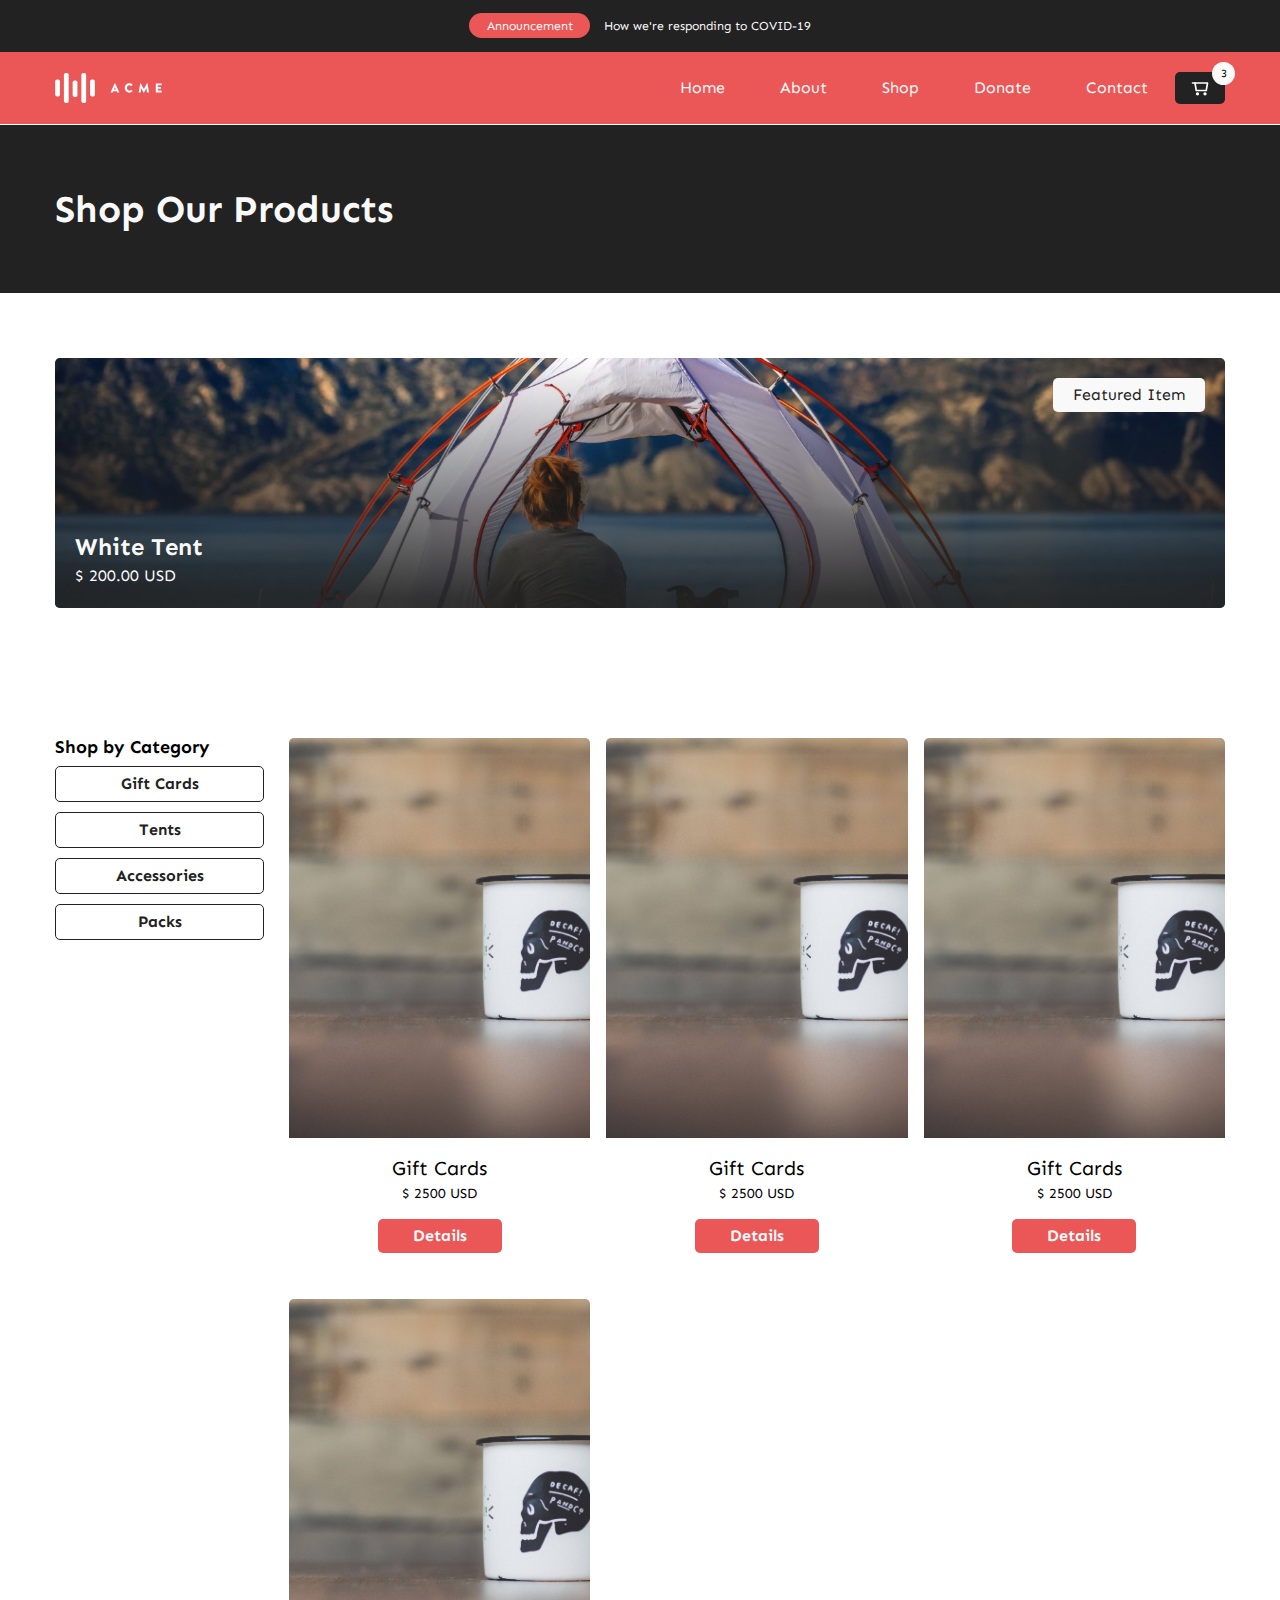
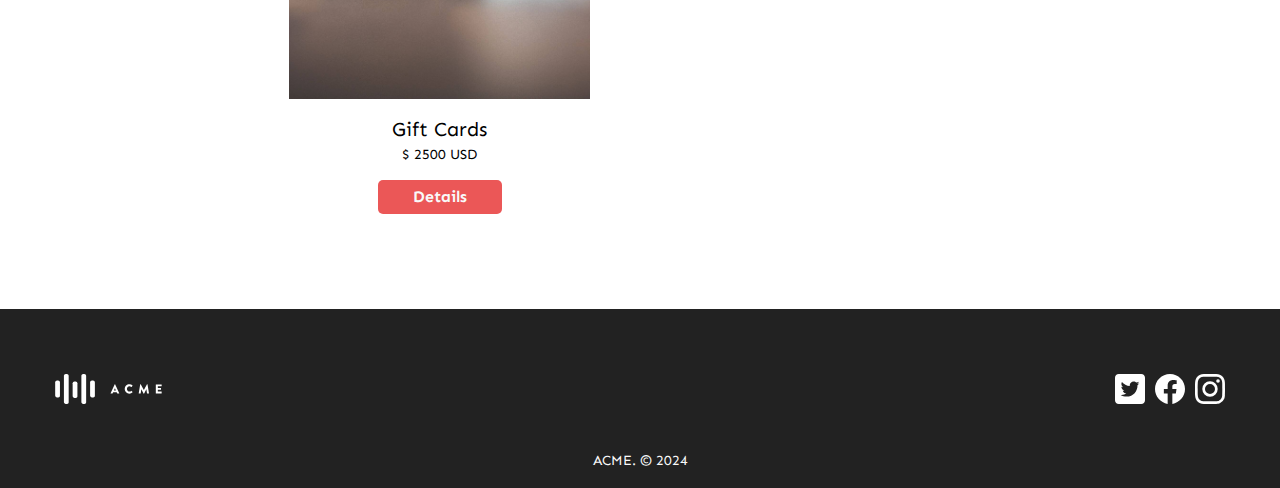
<file: pages/shop.html>
<!DOCTYPE html>
<html lang="en">
<head>
    <meta charset="UTF-8">
    <meta name="viewport" content="width=device-width, initial-scale=1.0">
    <title>Document</title>

    <link rel="preconnect" href="https://fonts.googleapis.com">
    <link rel="preconnect" href="https://fonts.gstatic.com" crossorigin>
    <link href="https://fonts.googleapis.com/css2?family=Sen:wght@400..800&display=swap" rel="stylesheet">
    <link rel="stylesheet" href="../css/style.css">
</head>
<body>
    <div class="wrapper">
        <header class="header">
            <div class="banner">
                <div class="banner__container">
                    <div class="banner__body">
                        <span>Announcement</span>
                        <span>How we're responding to COVID-19</span>
                    </div>
                </div>
            </div>
            <div class="header__container">
                <div class="header__body">
                    <a href="../index.html" class="header__logo">
                        <img src="../img/logo.svg" alt="LOGO">
                    </a>
                    <div class="header__navigation">
                        <nav id="nav" class="header__nav">
                            <div class="header__nav-item">
                                <a href="../index.html">Home</a>
                            </div>
                            <div class="header__nav-item">
                                <a href="../pages/about.html">About</a>
                            </div>
                            <div class="header__nav-item">
                                <a href="../pages/shop.html">Shop</a>
                            </div>
                            <div class="header__nav-item">
                                <a href="../pages/donate.html">Donate</a>
                            </div>
                            <div class="header__nav-item">
                                <a href="../pages/contact.html">Contact</a>
                            </div>
                        </nav>
                        <div class="header__buttons">
                            <div class="header__cart">
                                <button id="cart">
                                    <img src="../img/cart.svg" alt="">
                                </button>
                                <div class="header__cart-quality">
                                    <span>3</span>
                                </div>
                            </div>
                            <div id="burger" class="header__burger">
                                <span></span>
                                <span></span>
                                <span></span>
                            </div>
                        </div>
                    </div>
                </div>
            </div>
        </header>

        <main id="page" class="page">
            <section class="shop-our-product-title">
                <div class="shop-our-product-title__container">
                    <div class="shop-our-product-title__body">
                        <h2>Shop Our Products</h2>
                    </div>
                </div>
            </section>
            <section class="shop-product-slider">
                <div class="shop-product-slider__container">
                    <div class="shop-product-slider__body">
                        <a class="shop-product-slider__product-link" href="../pages/product-page.html">
                            <div class="shop-product-slider__product">
                                <div class="shop-product-slider__data">
                                    <div class="shop-product-slider__name"><span>White Tent</span></div>
                                    <div class="shop-product-slider__const"><span>$ 200.00 USD</span></div>
                                </div>
                                <div class="shop-product-slider__buttun">
                                    <a href="../pages/product-page.html">Featured Item</a>
                                </div>
                            </div>
                        </a>
                    </div>
                </div>
            </section>
            <section class="shop-pruducts">
                <div class="shop-pruducts__container">
                    <div class="shop-pruducts__body">
                        <div class="shop-pruducts__sort-by-category">
                            <div class="shop-pruducts__sort-by-category-title">
                                <h2>Shop by Category</h2>
                            </div>
                            <div class="shop-pruducts__categories">
                                <button class="shop-pruducts__categoty-button button button-dark-outline">
                                    Gift Cards
                                </button>
                                <button class="shop-pruducts__categoty-button button button-dark-outline">
                                    Tents
                                </button>
                                <button class="shop-pruducts__categoty-button button button-dark-outline">
                                    Accessories
                                </button>
                                <button class="shop-pruducts__categoty-button button button-dark-outline">
                                    Packs
                                </button>
                            </div>
                        </div>
                        <div class="shop-pruducts__products">
                            <div class="shop-pruducts__product">
                                <div class="shop-pruducts__product-img"></div>
                                <div class="shop-pruducts__product-data">
                                    <h2 class="shop-pruducts__product-name">Gift Cards</h2>
                                    <h4 class="shop-pruducts__product-cost">$ 2500 USD</h4>
                                </div>
                                <div class="shop-pruducts__button button button-prime">
                                    <a href="../pages/product-page.html">Details</a>
                                </div>
                            </div>
                            <div class="shop-pruducts__product">
                                <div class="shop-pruducts__product-img"></div>
                                <div class="shop-pruducts__product-data">
                                    <h2 class="shop-pruducts__product-name">Gift Cards</h2>
                                    <h4 class="shop-pruducts__product-cost">$ 2500 USD</h4>
                                </div>
                                <div class="shop-pruducts__button button button-prime">
                                    <a href="../pages/product-page.html">Details</a>
                                </div>
                            </div>
                            <div class="shop-pruducts__product">
                                <div class="shop-pruducts__product-img"></div>
                                <div class="shop-pruducts__product-data">
                                    <h2 class="shop-pruducts__product-name">Gift Cards</h2>
                                    <h4 class="shop-pruducts__product-cost">$ 2500 USD</h4>
                                </div>
                                <div class="shop-pruducts__button button button-prime">
                                    <a href="../pages/product-page.html">Details</a>
                                </div>
                            </div>
                            <div class="shop-pruducts__product">
                                <div class="shop-pruducts__product-img"></div>
                                <div class="shop-pruducts__product-data">
                                    <h2 class="shop-pruducts__product-name">Gift Cards</h2>
                                    <h4 class="shop-pruducts__product-cost">$ 2500 USD</h4>
                                </div>
                                <div class="shop-pruducts__button button button-prime">
                                    <a href="../pages/product-page.html">Details</a>
                                </div>
                            </div>
                        </div>
                    </div>
                </div>
            </section>

            <section id="cart-side" class="cart">
                <div id="cart-side-bar" class="cart__container">
                    <div class="cart__body">
                        <div class="cart__header">
                            <div class="cart__header-title"><span>Your Cart</span></div>
                            <div id="cart-close" class="cart__header-close"><button>&times</button></div>
                        </div>
                        <div class="cart__products">
                            <div class="cart__product">
                                <div class="cart__product-data">
                                    <div class="cart__product-img">
                                        <img src="../img/jakob-owens.jpeg" alt="">
                                    </div>
                                    <div class="cart__product-details">
                                        <h3>Green Canvas Pack</h3>
                                        <h4>$ 125.00 USD</h4>
                                        <button>Remove</button>
                                    </div>
                                </div>
                                <div class="cart__quatity">
                                    <input value="1" type="number" class="cart__input">
                                </div>
                            </div>
                            <div class="cart__product">
                                <div class="cart__product-data">
                                    <div class="cart__product-img">
                                        <img src="../img/coffee.jpeg" alt="">
                                    </div>
                                    <div class="cart__product-details">
                                        <h3>Tin Coffee Tumbler</h3>
                                        <h4>$ 35.00 USD</h4>
                                        <button>Remove</button>
                                    </div>
                                </div>
                                <div class="cart__quatity">
                                    <input value="1" type="number" class="cart__input">
                                </div>
                            </div>
                            <div class="cart__product">
                                <div class="cart__product-data">
                                    <div class="cart__product-img">
                                        <img src="../img/denisse-leon-.jpeg" alt="">
                                    </div>
                                    <div class="cart__product-details">
                                        <h3>Blue Canvas Pack</h3>
                                        <h4>$ 95.00 USD</h4>
                                        <button>Remove</button>
                                    </div>
                                </div>
                                <div class="cart__quatity">
                                    <input value="1" type="number" class="cart__input">
                                </div>
                            </div>
                        </div>
                        <div class="cart__footer">
                            <div class="cart__footer-top">
                                <div class="cart__footer-title"><span>Subtotal</span></div>
                                <div class="cart__footer-subtotal"><span>$ 675.00 USD</span></div>
                            </div>
                            <div class="cart__payment-methods">
                                <div class="cart__apple-pay"><a href="#"><img src="../img/google-pay.png" alt=""></a></div>
                                <div class="cart__google-pay"><a href="#"><img src="../img/apple-pay.png" alt=""></a></div>
                            </div>
                            <div class="cart__checkout">
                                <a class="button button-prime" href="">Continue to Checkout</a>
                            </div>
                        </div>
                    </div>
                </div>
            </section>
        </main>

        <footer class="footer">
            <div class="footer__container">
                <div class="footer__body">
                    <div class="footer__top">
                        <div class="footer__logo">
                            <img src="../img/logo.svg" alt="">
                        </div>
                        <div class="footer__messangers">
                            <img src="../img/Twitter_Social_Icon_Rounded_Square_White.svg" alt="">
                            <img src="../img/Facebook Logo.svg" alt="">
                            <img src="../img/Insta.svg" alt="">
                        </div>
                    </div>
                    <div class="footer__bottom">
                        <span>ACME. © 2024</span>
                    </div>
                </div>
            </div>
        </footer>
    </div>

    <script src="../js/main.js"></script>
</body>
</html>
</file>
<file: css/style.css>
* {
  padding: 0;
  margin: 0;
  border: 0;
}

*, *:before, *:after {
  box-sizing: border-box;
}

button:focus, button:active {
  outline: none;
}

a:focus, a:active {
  outline: none;
}

nav, footer, header, aside {
  display: block;
}

html, body {
  height: 100%;
  width: 100%;
  font-size: 100%;
  line-height: 1;
  font-size: 14px;
  -ms-text-size-adjust: 100%;
  -moz-text-size-adjust: 100%;
  -webkit-text-size-adjust: 100%;
}

input, button, textarea {
  font-family: inherit;
}

input::-ms-clear {
  display: none;
}

button {
  cursor: pointer;
}

button::-moz-focus-inner {
  padding: 0;
  border: 0;
}

a, a:visited {
  text-decoration: none;
}

a:hover {
  text-decoration: none;
}

ul li {
  list-style: none;
}

img {
  vertical-align: top;
}

h1, h2, h3, h4, h5, h6 {
  font-size: inherit;
  font-weight: 400;
}

/*--------------------*/
.bigred {
  font-size: 20px;
  color: red;
}

body {
  font-family: "Sen", sans-serif;
}
body.no-scroll {
  overflow: hidden;
}

section {
  padding: 65px 0;
}

.wrapper {
  display: flex;
  flex-direction: column;
  height: 100%;
}

.page {
  flex: 1 0 auto;
}

[class*=container] {
  max-width: 1200px;
  margin: 0 auto;
  padding: 0 15px;
}

.button {
  display: inline-block;
  font-size: 16px;
  font-weight: 700;
  border-radius: 5px;
  line-height: 1.5;
}
.button-light {
  padding: 5px 35px;
  background: #F9F9F9;
  color: #222222;
}
.button-light:hover {
  background: #eb5757;
  color: #F9F9F9;
}
.button-light-outline {
  padding: 5px 35px;
  background: none;
  color: #F9F9F9;
  border: 1px solid #F9F9F9;
}
.button-light-outline:hover {
  background: #F9F9F9;
  color: #222222;
}
.button-dark {
  padding: 5px 35px;
  background: #222222;
  color: #F9F9F9;
}
.button-dark:hover {
  background: #eb5757;
}
.button-dark-outline {
  padding: 5px 35px;
  background: none;
  color: #222222;
  border: 1px solid #222222;
}
.button-dark-outline:hover {
  background: #222222;
  color: #F9F9F9;
  border: 1px solid #F9F9F9;
}
.button-prime {
  padding: 5px 35px;
  background: #eb5757;
  color: #F9F9F9;
}
.button-prime:hover {
  background: #222222;
  color: #F9F9F9;
}

.box-laybel {
  position: relative;
  background: rgb(34, 34, 34);
  background: linear-gradient(0deg, rgba(34, 34, 34, 0.9150253852) 4%, rgba(255, 255, 255, 0) 100%);
}
.box-laybel::after {
  content: "";
  position: absolute;
  height: 100%;
  width: 100%;
  top: 0;
  left: 0;
  z-index: -1;
  background: url("../img/nathan-dumlao.jpg") no-repeat center center/cover;
}
.box-laybel__body {
  height: 60vh;
  max-height: 450px;
  display: flex;
  flex-direction: column;
  align-items: start;
  justify-content: center;
}
.box-laybel__title {
  margin: 20px 0 10px;
}
.box-laybel__title h2 {
  font-weight: 700;
  color: #F9F9F9;
}
.box-laybel__subtitle {
  margin: 0 0 25px;
}
.box-laybel__subtitle h3 {
  color: #F9F9F9;
}
.banner {
  text-align: center;
  padding: 20px 0;
  background: #222222;
  font-size: clamp(0.75rem, 0.661rem + 0.45vw, 0.875rem);
}
.banner__body {
  color: #F9F9F9;
}
.banner__body span:first-child {
  background: #eb5757;
  margin: 0 10px 0 0;
  padding: 5px clamp(0.625rem, -0.486rem + 2.31vw, 1.25rem);
  border-radius: 20px;
}

.box-header {
  display: flex;
  justify-content: space-between;
  margin: 0 0 40px;
}
.box-header__title {
  width: 47%;
  margin: 5px 0 0;
}
.box-header__title h4 {
  font-size: 16px;
  margin: 0 0 10px;
}
.box-header__title h2 {
  font-weight: 700;
  font-size: 40px;
}
.box-header__subtitle {
  width: 47%;
  margin: 0 0 10px;
  font-size: 16px;
  line-height: 1.5;
}

.products__body {
  display: flex;
  justify-content: space-between;
}
.products__produc {
  width: 32.5%;
}
.products__img {
  position: relative;
  height: 500px;
  overflow: hidden;
  position: relative;
  border-radius: 5px;
  margin: 0 0 20px;
}
.sale .products__img::after {
  content: "SALE";
  position: absolute;
  top: 10px;
  right: 10px;
  padding: 10px 25px;
  line-height: 1.5;
  background: #eb5757;
  color: #F9F9F9;
  border-radius: 5px;
}
.products__img img {
  height: 100%;
  width: auto;
  position: absolute;
  left: 50%;
  transform: translateX(-50%);
}
.products__data {
  display: flex;
  flex-direction: column;
  align-items: center;
}
.products__name {
  font-size: 20px;
  line-height: 1.5;
}
.products__cost {
  margin: 10px 0 20px;
}
.products__cost span {
  display: inline-block;
  margin: 0 0 0 10px;
  color: #eb5757;
  text-decoration: line-through;
}
.img-text-box__body {
  display: flex;
  justify-content: end;
  position: relative;
}
.img-text-box__left {
  position: absolute;
  background: url("../img/christiann-koepke.jpeg") no-repeat 50% 50%/cover;
  width: 45%;
  height: 90%;
  border-radius: 5px;
  inset: 5% auto 0% 0%;
  overflow: hidden;
}
.img-text-box__right {
  background: #222222;
  border-radius: 5px;
  display: flex;
  justify-content: end;
}
.img-text-box__text {
  color: #F9F9F9;
}
.img-text-box__title {
  margin: 0 0 10px;
}
.img-text-box__title h2 {
  font-size: 45px;
  line-height: 1.2;
  font-weight: 700;
}
.img-text-box__subtitile p {
  font-size: 16px;
  line-height: 1.5;
  margin: 0 0 10px;
}
.img-text-box__subtitile span {
  font-weight: 700;
}

.cart {
  position: fixed;
  inset: 0px;
  z-index: 5;
  background: rgba(0, 0, 0, 0.8);
  opacity: 0;
  visibility: hidden;
  transition: opacity 0.3s ease-out, visibility 0.5s;
}
.cart.active {
  opacity: 1;
  visibility: visible;
}
.cart__container {
  position: fixed;
  top: 0;
  right: 0;
  bottom: 0;
  width: 35%;
  height: 100%;
  background: #F9F9F9;
  z-index: 10;
  padding: 0;
  transform: translateX(100%);
  transition: transform 0.5s ease-in-out;
}
.cart__container.active {
  transform: translateX(0%);
}
.cart__body {
  display: flex;
  flex-direction: column;
  height: 100%;
}
.cart__header {
  padding: 20px 30px;
  display: flex;
  justify-content: space-between;
  color: #222222;
  align-items: center;
  border-bottom: 1px solid rgba(0, 0, 0, 0.1);
}
.cart__header-title {
  font-size: 20px;
  font-weight: 700;
}
.cart__header-close button {
  font-size: 40px;
  background: none;
  font-weight: 400;
}
.cart__products {
  flex: 1 0 auto;
  padding: 20px 30px;
}
.cart__product {
  display: flex;
  justify-content: space-between;
  align-items: start;
  margin: 0 0 20px;
}
.cart__product-data {
  display: flex;
}
.cart__product-img {
  width: 60px;
  height: 60px;
}
.cart__product-img img {
  width: 100%;
  height: 100%;
  -o-object-fit: cover;
     object-fit: cover;
}
.cart__product-details {
  margin: 0 0 0 10px;
}
.cart__product-details h3 {
  font-size: 16px;
  font-weight: 700;
}
.cart__product-details h4 {
  margin: 6px 0;
  font-size: 15px;
}
.cart__product-details button {
  color: #eb5757;
  text-decoration: underline;
  background: none;
  font-size: 15px;
}
.cart__product-details button:hover {
  text-decoration: none;
}
.cart__input {
  width: 60px;
  height: 40px;
  border-radius: 5px;
  padding: 0 0 0 15px;
  border: 1px solid rgba(0, 0, 0, 0.3);
}
.cart__footer {
  padding: 20px 30px;
  border-top: 1px solid rgba(0, 0, 0, 0.1);
  display: flex;
  flex-direction: column;
}
.cart__footer-top {
  display: flex;
  justify-content: space-between;
  margin: 0 0 25px;
  font-size: 18px;
}
.cart__footer-subtotal {
  font-weight: 700;
}
.cart__payment-methods {
  width: 100%;
  text-align: center;
  display: flex;
  justify-content: space-between;
}
.cart__payment-methods a {
  display: inline-block;
  border: 1px solid rgba(0, 0, 0, 0.1);
  border-radius: 10px;
  width: 100%;
  margin: 0 0 10px;
  padding: 0px 20px;
  background: #F9F9F9;
  color: #F9F9F9;
}
.cart__payment-methods a img {
  max-width: 45px;
}
.cart__apple-pay {
  width: 49%;
}
.cart__google-pay {
  width: 49%;
}
.cart__checkout .button {
  padding: 12px 35px;
}
.cart__checkout a {
  width: 100%;
  text-align: center;
}

.header {
  background: #eb5757;
  position: fixed;
  top: 0;
  left: 0;
  right: 0;
  z-index: 1;
}
.header__body {
  padding: 20px 0;
  display: flex;
  justify-content: space-between;
  align-items: center;
}
.header__navigation {
  display: flex;
  align-items: center;
}
.header__nav {
  display: flex;
}
.header__nav-item {
  margin: 0 clamp(0.625rem, -0.486rem + 2.31vw, 1.25rem);
  padding: 4px 10px;
  border-radius: 5px;
}
.header__nav-item a {
  color: #F9F9F9;
  font-size: 16px;
  font-weight: 400;
}
.header__nav-item:hover {
  background: #222222;
}
.header__cart {
  position: relative;
}
.header__cart button {
  padding: 6px 15px;
  border-radius: 5px;
  background: #222222;
}
.header__cart button img {
  max-width: 20px;
}
.header__cart-quality {
  height: 23px;
  width: 23px;
  display: flex;
  align-items: center;
  justify-content: center;
  font-size: 11px;
  position: absolute;
  top: -10px;
  right: -10px;
  background: #F9F9F9;
  border-radius: 50%;
}

.shop-merch {
  margin: 125px 0 0;
}
.shop-merch::after {
  content: "";
  background: url("../img/hero.jpg") no-repeat center center/cover;
}
.shop-merch__title h2 {
  font-size: 62px;
  width: 55%;
  line-height: 1.2;
}
.shop-merch__subtitle h3 {
  width: 45%;
  font-size: 18px;
  line-height: 1.5;
}
.way-to-support__colums {
  display: flex;
  justify-content: space-between;
}
.way-to-support__colum {
  width: 30%;
}
.way-to-support__colum-card {
  height: 350px;
  display: flex;
  align-items: center;
  justify-content: center;
  overflow: hidden;
  background: #222222;
  color: #F9F9F9;
  margin: 0 0 45px;
  position: relative;
  font-size: 40px;
  border-radius: 5px;
}
.way-to-support__colum-card h2, .way-to-support__colum-card h4 {
  font-weight: 700;
}
.way-to-support__colum-card h2 {
  max-width: 60%;
  text-align: center;
  line-height: 1.2;
}
.way-to-support__colum-card h4 {
  position: absolute;
  top: 10%;
  left: 10%;
}
.way-to-support__colum-subtitle {
  margin: 0 0 10px;
  color: #222222;
  font-size: 16px;
  line-height: 1.5;
}
.way-to-support__circle {
  position: absolute;
  bottom: -25%;
  right: -25%;
}
.way-to-support__triangle {
  position: absolute;
  bottom: -17%;
  right: -11%;
}
.way-to-support__rectangle {
  position: absolute;
  bottom: -31%;
  right: -14%;
}

.our-statement.box-laybel::after {
  content: "";
  background: url("../img/nathan-dumlao.jpg") no-repeat center center/cover;
}
.our-statement__body {
  display: flex;
  align-items: end;
  text-align: right;
}
.our-statement__title {
  width: 45%;
}
.our-statement__title h2 {
  font-size: 45px;
}
.our-statement__subtitle {
  width: 35%;
}
.our-statement__subtitle h3 {
  font-size: 18px;
  line-height: 1.5;
}
.shop-products__all-products {
  text-align: center;
  margin: 70px 0 10px;
}

.shop-local__left {
  width: 30%;
  background: url("../img/christiann-koepke.jpeg") no-repeat 50% 50%/cover;
}
.shop-local__right {
  width: 80%;
  padding: 45px 145px;
}
.shop-local__text {
  width: 80%;
}
.footer {
  background: #222222;
  padding: 65px 0 20px;
}
.footer__top {
  display: flex;
  justify-content: space-between;
  margin: 0 0 50px;
}
.footer__messangers {
  display: flex;
  justify-content: space-between;
}
.footer__messangers img {
  width: 30px;
}
.footer__messangers img:nth-child(2) {
  margin: 0 10px 0;
}
.footer__bottom {
  color: #F9F9F9;
  text-align: center;
}

.donate-laybel {
  margin: 125px 0 0;
}
.donate-laybel::after {
  content: "";
  background: url("../img/donate.jpeg") no-repeat 50% 0%/cover;
}
.donate-laybel__body {
  width: 40%;
  margin: 45px auto 0;
  text-align: center;
}
.donate-laybel__title h2 {
  font-size: clamp(2.188rem, 1.299rem + 1.85vw, 2.688rem);
  font-weight: 700;
}
.donate-laybel__subtitle h4 {
  font-size: 16px;
  line-height: 1.5;
}

.donate-form__body {
  display: flex;
  flex-direction: column;
  max-width: 500px;
  margin: 0 auto;
  border: 3px solid #000;
  padding: 30px;
  border-radius: 10px;
}
.donate-form__body a {
  text-align: center;
  margin: 0 0 20px;
}
.donate-form__body a:last-child {
  margin: 0;
}

.your-advature {
  margin: 125px 0 0;
}
.your-advature::after {
  content: "";
  background: url("../img/your-advature.jpeg") no-repeat center center/cover;
}
.your-advature__body {
  max-width: 500px;
}
.your-advature__title h2 {
  font-size: clamp(3.75rem, 2.417rem + 2.78vw, 4.5rem);
}
.your-advature__subtitle h3 {
  font-size: clamp(1.125rem, 0.681rem + 0.93vw, 1.375rem);
}
.our-advantage__header {
  width: 50%;
  margin: 0 auto;
  text-align: center;
}
.our-advantage__title {
  margin: 20px 0 10px;
}
.our-advantage__title h2 {
  font-weight: 700;
  font-size: 32px;
}
.our-advantage__subtitle {
  margin: 0 0 10px;
}
.our-advantage__subtitle h4 {
  font-size: 16px;
  line-height: 1.5;
}
.our-advantage__colums {
  padding: 65px 0;
  display: flex;
  justify-content: space-around;
}
.our-advantage__colum {
  width: 22%;
}
.our-advantage__colum-title {
  margin: 20px 0 10px;
}
.our-advantage__colum-title h2 {
  font-weight: 700;
  font-size: 24px;
}
.our-advantage__colum-text h4 {
  font-size: 16px;
  line-height: 1.5;
}

.meet-our-owners__left {
  width: 45%;
  background: url("../img/meet-our-owners.jpeg") no-repeat 50% 90%/cover;
}
.meet-our-owners__right {
  width: 70%;
  padding: 90px 50px 90px 245px;
}
.meet-our-owners__owners {
  display: flex;
  justify-content: space-around;
  padding: 100px 0 0;
}
.meet-our-owners__owner {
  width: 35%;
  text-align: center;
}
.meet-our-owners__owner-img img {
  height: 200px;
  width: 200px;
  border-radius: 50%;
}
.meet-our-owners__owner-name {
  margin: 20px 0 10px;
}
.meet-our-owners__owner-name h2 {
  font-size: 24px;
  font-weight: 700;
  color: #222222;
}
.meet-our-owners__owner-story {
  font-size: 16px;
  line-height: 1.5;
}

.need-help::after {
  content: "";
  background: url("../img/need-help.jpeg") no-repeat center center/cover;
}
.need-help__body {
  max-width: 450px;
}
.need-help__title h2 {
  font-size: clamp(3.75rem, 2.417rem + 2.78vw, 4.5rem);
}
.need-help__subtitle h3 {
  font-size: clamp(1.125rem, 0.681rem + 0.93vw, 1.375rem);
}
.contact-acme {
  background: #222222;
  margin: 124px 0 0;
  position: relative;
}
.contact-acme__body {
  position: relative;
}
.contact-acme__title h2 {
  font-size: 38px;
  font-weight: 700;
  color: #F9F9F9;
  margin: 0 0 10px;
}
.contact-acme__colums {
  display: flex;
}
.contact-acme__img {
  position: absolute;
  top: 0;
  right: 0;
  height: 100%;
  width: 40%;
  background-image: linear-gradient(to right, #222222, hsla(0, 0%, 13.33%, 0.18) 76%), url("../img/vinicius-amano.jpeg");
  background-position: 0px 0px, 50% 50%;
  background-size: auto, cover;
  background-repeat: repeat, no-repeat;
}
.contact-acme__colum {
  width: 27%;
  padding: 40px;
  margin: 25px 20px 0 0;
  text-align: center;
  background: #fff;
}
.contact-acme__colum img {
  margin: 0 0 clamp(0.625rem, -2.153rem + 5.79vw, 2.188rem);
}
.contact-acme__colum h2 {
  margin: 20px 0 10px;
  font-weight: 700;
  font-size: 36px;
}
.contact-acme__colum h4 {
  margin: 0 0 10px;
  line-height: 1.5;
}

.contact-acme-form__body {
  display: flex;
}
.contact-acme-form__contact-us {
  width: 30%;
}
.contact-acme-form__title {
  margin: 20px 0 10px;
  font-weight: 700;
  font-size: 32px;
}
.contact-acme-form__subtitle {
  margin: 0 0 20px;
}
.contact-acme-form__number span {
  font-weight: 700;
}
.contact-acme-form__contact-form {
  width: 70%;
  margin: 0 0 0 20px;
}
.contact-acme-form__form input {
  width: 100%;
  border: 1px solid #000;
  padding: 10px;
  border-radius: 5px;
}
.contact-acme-form__form p {
  margin: 0 0 10px;
}
.contact-acme-form__name {
  margin: 0 0 15px;
}
.contact-acme-form__email {
  margin: 0 0 15px;
}
.contact-acme-form__text-area {
  margin: 0 0 15px;
}
.shop-our-product-title {
  margin: 125px 0 0;
  background: #222222;
}
.shop-our-product-title__body h2 {
  font-size: 38px;
  font-weight: 700;
  color: #F9F9F9;
}

.shop-product-slider__product {
  position: relative;
  height: 250px;
  border-radius: 5px;
  background: linear-gradient(0deg, rgba(34, 34, 34, 0.9150253852) 4%, rgba(255, 255, 255, 0) 100%);
  overflow: hidden;
}
.shop-product-slider__product:after {
  content: "";
  position: absolute;
  top: 0;
  left: 0;
  height: 100%;
  width: 100%;
  z-index: -1;
  background: url("../img/shop-product-slider.jpeg") no-repeat 50% 50%/cover, rgba(0, 0, 0, 0.2);
}
.shop-product-slider__data {
  position: absolute;
  left: 20px;
  bottom: 20px;
}
.shop-product-slider__data span {
  color: #F9F9F9;
}
.shop-product-slider__name {
  font-size: 24px;
  font-weight: 700;
  margin: 0 0 5px;
}
.shop-product-slider__const {
  font-size: 16px;
  line-height: 1.5;
}
.shop-product-slider__buttun {
  position: absolute;
  right: 20px;
  top: 20px;
  padding: 5px 20px;
  background: #F9F9F9;
  border-radius: 5px;
}
.shop-product-slider__buttun a {
  color: #222222;
  font-size: 16px;
  line-height: 1.5;
}

.shop-pruducts__body {
  display: flex;
}
.shop-pruducts__sort-by-category {
  width: 20%;
}
.shop-pruducts__sort-by-category-title {
  font-size: 18px;
  margin: 0 0 10px;
}
.shop-pruducts__sort-by-category-title h2 {
  font-weight: 700;
}
.shop-pruducts__categories {
  display: flex;
  flex-direction: column;
  margin: 0 25px 0 0;
}
.shop-pruducts__categoty-button {
  margin: 0 0 10px;
}
.shop-pruducts__products {
  width: 80%;
  max-width: 100%;
  display: grid;
  grid-auto-columns: 1fr;
  gap: 16px;
  grid-template-columns: 1fr 1fr 1fr;
  grid-template-rows: auto auto;
}
.shop-pruducts__product {
  border-radius: 5px;
  overflow: hidden;
  text-align: center;
  margin: 0 0 30px;
}
.shop-pruducts__product-img {
  width: 100%;
  height: 400px;
  background: url("../img/coffee.jpeg") no-repeat 50% 50%/cover;
}
.shop-pruducts__product-data {
  margin: 15px 0;
}
.shop-pruducts__product-name {
  font-size: 20px;
  line-height: 1.5;
}
.shop-pruducts__product-cost {
  line-height: 1.5;
}
.shop-pruducts__button a {
  color: #F9F9F9;
}

@media (max-width: 1200px) {
  [class*=container] {
    max-width: none;
  }
  .shop-local__text {
    padding: 0 40px;
  }
  .way-to-support__colum {
    width: 30%;
  }
  .way-to-support__colum-card {
    font-size: 30px;
  }
  .way-to-support__colum-card h2 {
    max-width: 70%;
  }
}
@media (max-width: 992px) {
  [class*=container] {
    max-width: none;
  }
  .cart__container {
    width: 60%;
  }
  section {
    padding: 31px 0;
  }
  .donate-laybel__body {
    justify-content: center;
    width: 60%;
    margin: 0 auto;
  }
  .products__body {
    flex-wrap: wrap;
  }
  .products__produc {
    width: 49%;
    margin: 0 0 70px;
  }
  .products__produc:last-child {
    margin: 0;
  }
  .products__img {
    max-height: 300px;
  }
  .header__nav {
    width: 80%;
    max-width: 400px;
    position: fixed;
    top: 120px;
    bottom: 0;
    right: 0;
    background: #eb5757;
    display: flex;
    flex-direction: column;
    align-items: center;
    justify-content: start;
    transition: transform 0.3s;
    transform: translateX(100%);
  }
  .header__nav.active {
    transform: translateX(0%);
  }
  .header__nav-item {
    margin: 0 0 15px;
  }
  .header__nav-item:first-child {
    margin: 35px 0 15px;
  }
  .header__nav-item a {
    display: inline-block;
    font-size: 25px;
  }
  .header__buttons {
    display: flex;
    align-items: center;
    justify-content: center;
  }
  .header__burger {
    margin: 0 0 0 20px;
    background: none;
    position: relative;
    width: 33px;
    height: 33px;
    cursor: pointer;
    border: none;
  }
  .header__burger:hover, .header__burger:active {
    background: none;
  }
  .header__burger span {
    display: block;
    width: 33px;
    height: 4px;
    border-radius: 10px;
    background: #F9F9F9;
    transition: transform 0.3s, opacity 0.3s;
    position: absolute;
    left: 0;
  }
  .header__burger span:nth-child(2) {
    top: 50%;
    transform: translateY(-50%);
  }
  .header__burger span:first-child {
    top: 4px;
  }
  .header__burger span:last-child {
    bottom: 4px;
  }
  .header__burger.active span:first-child {
    transform: translateY(10.5px) rotate(45deg);
  }
  .header__burger.active span:nth-child(2) {
    opacity: 0;
  }
  .header__burger.active span:last-child {
    transform: translateY(-10.5px) rotate(-45deg);
  }
  .shop-merch__title h2 {
    width: 60%;
    font-size: 62px;
  }
  .our-statement__title {
    width: 60%;
  }
  .our-statement__subtitle {
    width: 60%;
  }
  .shop-products__all-products {
    margin: 50px 0 0;
  }
  .shop-local__img {
    height: 400px;
  }
  .shop-local__text {
    padding: 0 0 0 50px;
    width: 100%;
  }
  .our-advantage__header {
    width: 80%;
  }
  .our-advantage__colums {
    flex-wrap: wrap;
    padding: 35px 0;
  }
  .our-advantage__colum {
    min-width: 250px;
    margin: 0 0 45px;
  }
  .contact-acme {
    padding: 0px 0 124px;
  }
  .contact-acme__container {
    display: flex;
    flex-direction: column-reverse;
  }
  .contact-acme__colums {
    justify-content: space-between;
  }
  .contact-acme__colum {
    width: 48%;
    margin: 25px 0 0;
  }
  .contact-acme__img {
    position: static;
    height: 450px;
    width: 100%;
    background-position: 0px 0px, 50% 33%;
    margin: 0 0 25px;
  }
  .contact-acme-form__body {
    display: flex;
    flex-direction: column;
  }
  .contact-acme-form__contact-us {
    width: 100%;
  }
  .contact-acme-form__contact-form {
    width: 100%;
    margin: 20px 0 0;
  }
  .shop-pruducts__body {
    display: flex;
    flex-direction: column;
  }
  .shop-pruducts__sort-by-category {
    width: 100%;
    text-align: start;
    margin: 0 0 30px;
  }
  .shop-pruducts__products {
    width: 100%;
    max-width: 100%;
    display: grid;
    grid-template-columns: 1fr 1fr;
  }
  .shop-pruducts__categoty-button {
    text-align: start;
  }
  .shop-pruducts__categories {
    margin: 0;
  }
  .meet-our-owners__right {
    padding: 90px 50px 90px 145px;
  }
}
@media (max-width: 767px) {
  [class*=container] {
    max-width: none;
  }
  .box-header {
    flex-direction: column;
  }
  .box-header__title {
    width: 100%;
  }
  .box-header__title h2 {
    margin: 0px 0 20px;
  }
  .box-header__subtitle {
    width: 100%;
  }
  section.shop-local {
    padding: 65px 0 0;
  }
  .box-laybel__body {
    justify-content: end;
  }
  .button {
    display: inline-block;
    font-weight: 700;
    border-radius: 10px;
    line-height: 1.5;
  }
  .header__body {
    padding: 25px 0;
  }
  .header__nav {
    width: 100%;
    max-width: none;
  }
  .cart__container {
    width: 100%;
    max-width: 480px;
  }
  .donate-laybel__body {
    justify-content: center;
    width: 90%;
    margin: 0 auto;
  }
  .shop-merch__body {
    justify-content: center;
  }
  .shop-merch__title h2 {
    width: 60%;
    max-width: 550px;
  }
  .shop-merch__subtitle h3 {
    width: 60%;
    max-width: 550px;
  }
  .footer {
    background: #222222;
    padding: 45px 0 15px;
  }
  .footer__top {
    display: flex;
    flex-direction: column;
    justify-content: center;
    align-items: center;
  }
  .footer__logo {
    margin: 0 0 40px;
  }
  .footer__messangers {
    display: flex;
    justify-content: space-between;
  }
  .footer__messangers img {
    width: 30px;
  }
  .footer__messangers img:nth-child(2) {
    margin: 0 50px 0;
  }
  .our-statement__title {
    width: 100%;
    max-width: 550px;
  }
  .our-statement__subtitle {
    width: 100%;
    max-width: 550px;
  }
  .way-to-support__colums {
    flex-direction: column;
  }
  .way-to-support__colum {
    width: 100%;
  }
  .way-to-support__colum-card {
    height: 320px;
    font-size: 40px;
    margin: 0 0 25px;
  }
  .way-to-support__colum-subtitle {
    margin: 0 0 40px;
    color: #222222;
    font-size: 16px;
    line-height: 1.5;
  }
  .way-to-support__circle {
    position: absolute;
    bottom: -25%;
    right: -25%;
  }
  .way-to-support__triangle {
    position: absolute;
    bottom: -17%;
    right: -11%;
  }
  .way-to-support__rectangle {
    position: absolute;
    bottom: -31%;
    right: -14%;
  }
  .products__body {
    flex-direction: column;
  }
  .products__produc {
    width: 100%;
    margin: 0 0 20px;
  }
  .products__img {
    max-height: none;
  }
  .img-text-box__container {
    padding: 0;
  }
  .img-text-box__body {
    flex-direction: column;
  }
  .img-text-box__right {
    width: 100%;
    padding: 50px 30px;
    border-radius: 0px;
  }
  .img-text-box__left {
    width: 100%;
    position: static;
    height: 400px;
    border-radius: 0px;
  }
  .img-text-box__img {
    height: auto;
  }
  .img-text-box__img img {
    position: relative;
    height: auto;
    width: 100%;
  }
  .img-text-box__text {
    width: 100%;
    padding: 0;
  }
  .meet-our-owners__owners {
    flex-direction: column;
  }
  .meet-our-owners__owner {
    padding: 0 15px;
    width: 100%;
  }
  .meet-our-owners__owner:last-child {
    margin: 70px 0 0;
  }
  .our-advantage__header {
    width: 100%;
  }
  .our-advantage__colums {
    flex-wrap: wrap;
  }
  .our-advantage__colum {
    min-width: 80%;
  }
  .our-advantage__colum:last-child {
    margin: 0;
  }
  .contact-acme__container {
    padding: 0;
  }
  .contact-acme__body {
    padding: 0 15px;
  }
  .contact-acme__colums {
    flex-direction: column;
    justify-content: space-between;
  }
  .contact-acme__img {
    height: 350px;
  }
  .contact-acme__colum {
    width: 100%;
    margin: 25px 0 0;
  }
  .shop-pruducts__products {
    grid-template-columns: 1fr;
  }
}
@media (max-width: 425px) {
  .our-advantage__header {
    width: 100%;
  }
  .our-advantage__colums {
    flex-wrap: wrap;
  }
  .our-advantage__colum {
    min-width: 100%;
    text-align: center;
  }
  .shop-merch__body, .need-help__body, .our-statement__body, .your-advature__body {
    justify-content: end;
    text-align: left;
    align-items: start;
  }
  .shop-merch__title h2, .need-help__title h2, .our-statement__title h2, .your-advature__title h2 {
    font-size: 30px;
    width: 70%;
    max-width: 550px;
  }
  .shop-merch__subtitle h3, .need-help__subtitle h3, .our-statement__subtitle h3, .your-advature__subtitle h3 {
    width: 70%;
    max-width: 550px;
    font-size: 13px;
  }
}/*# sourceMappingURL=style.css.map */
</file>
